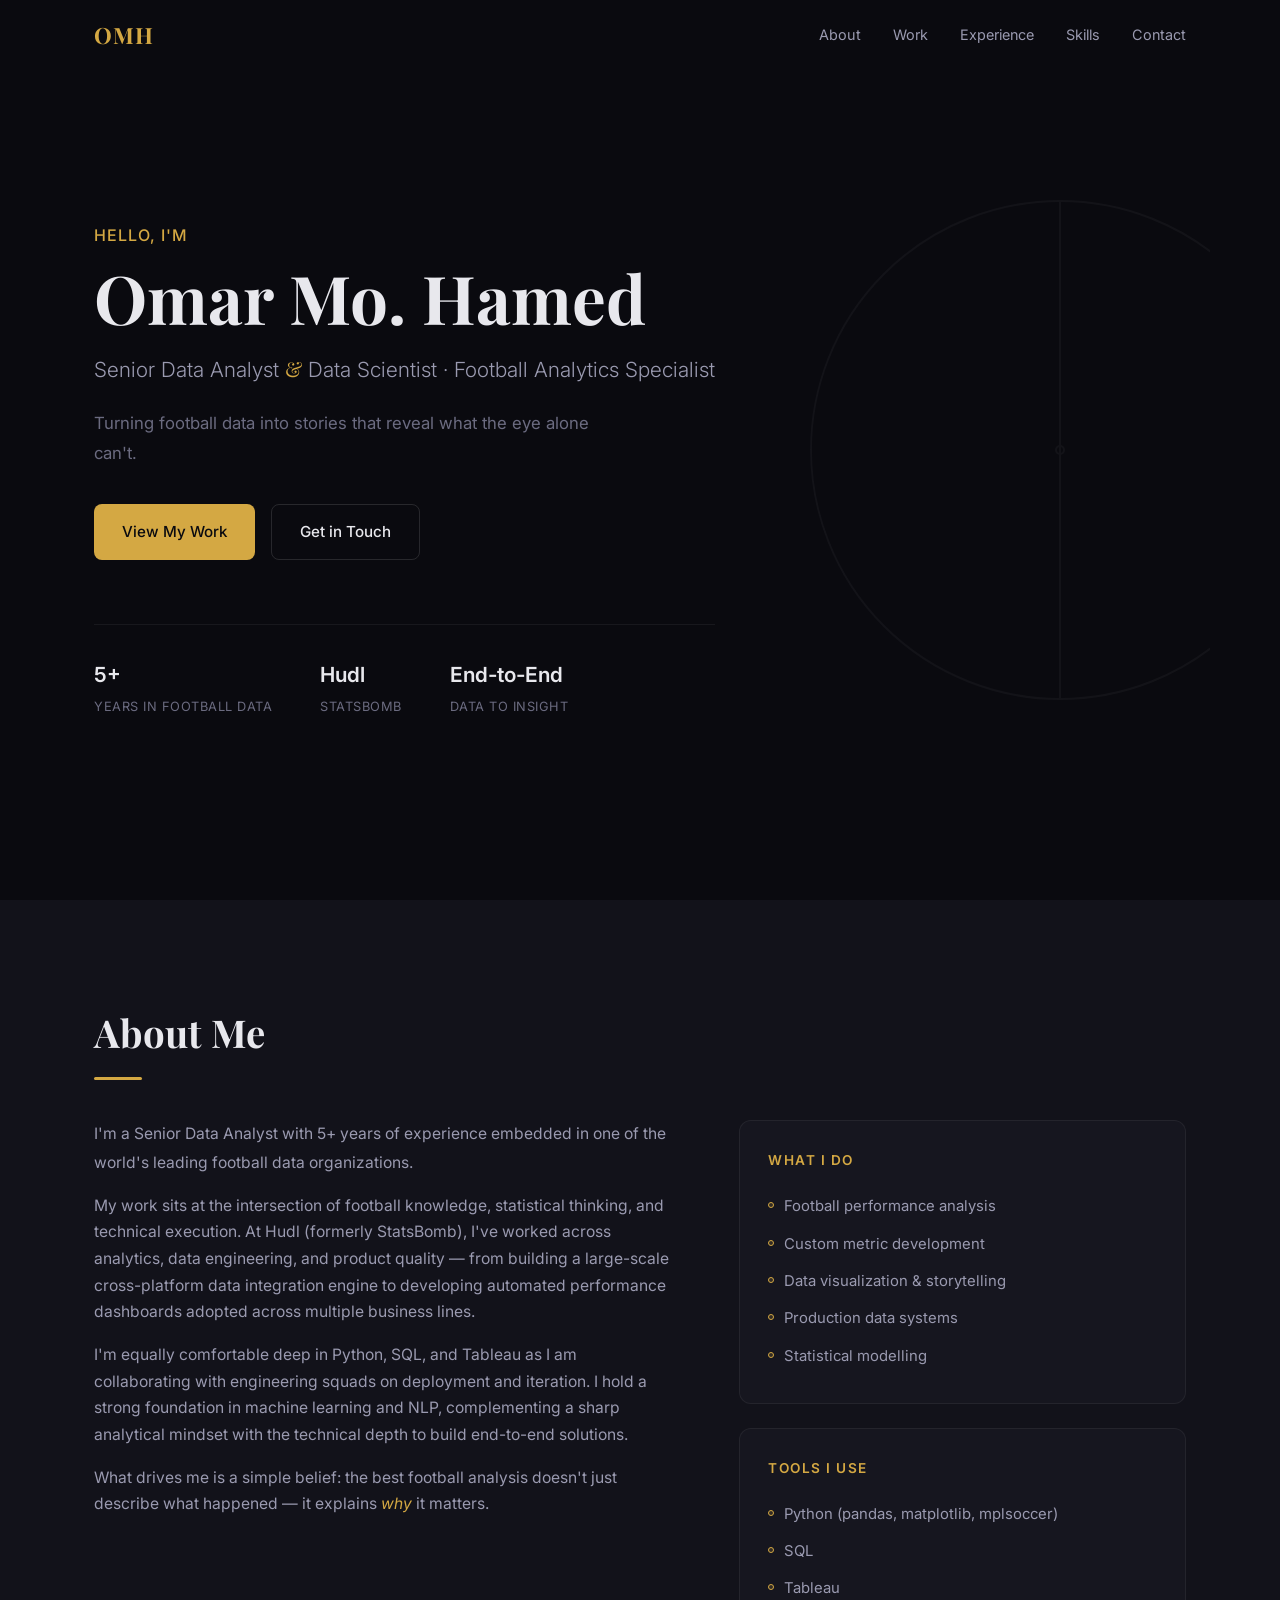
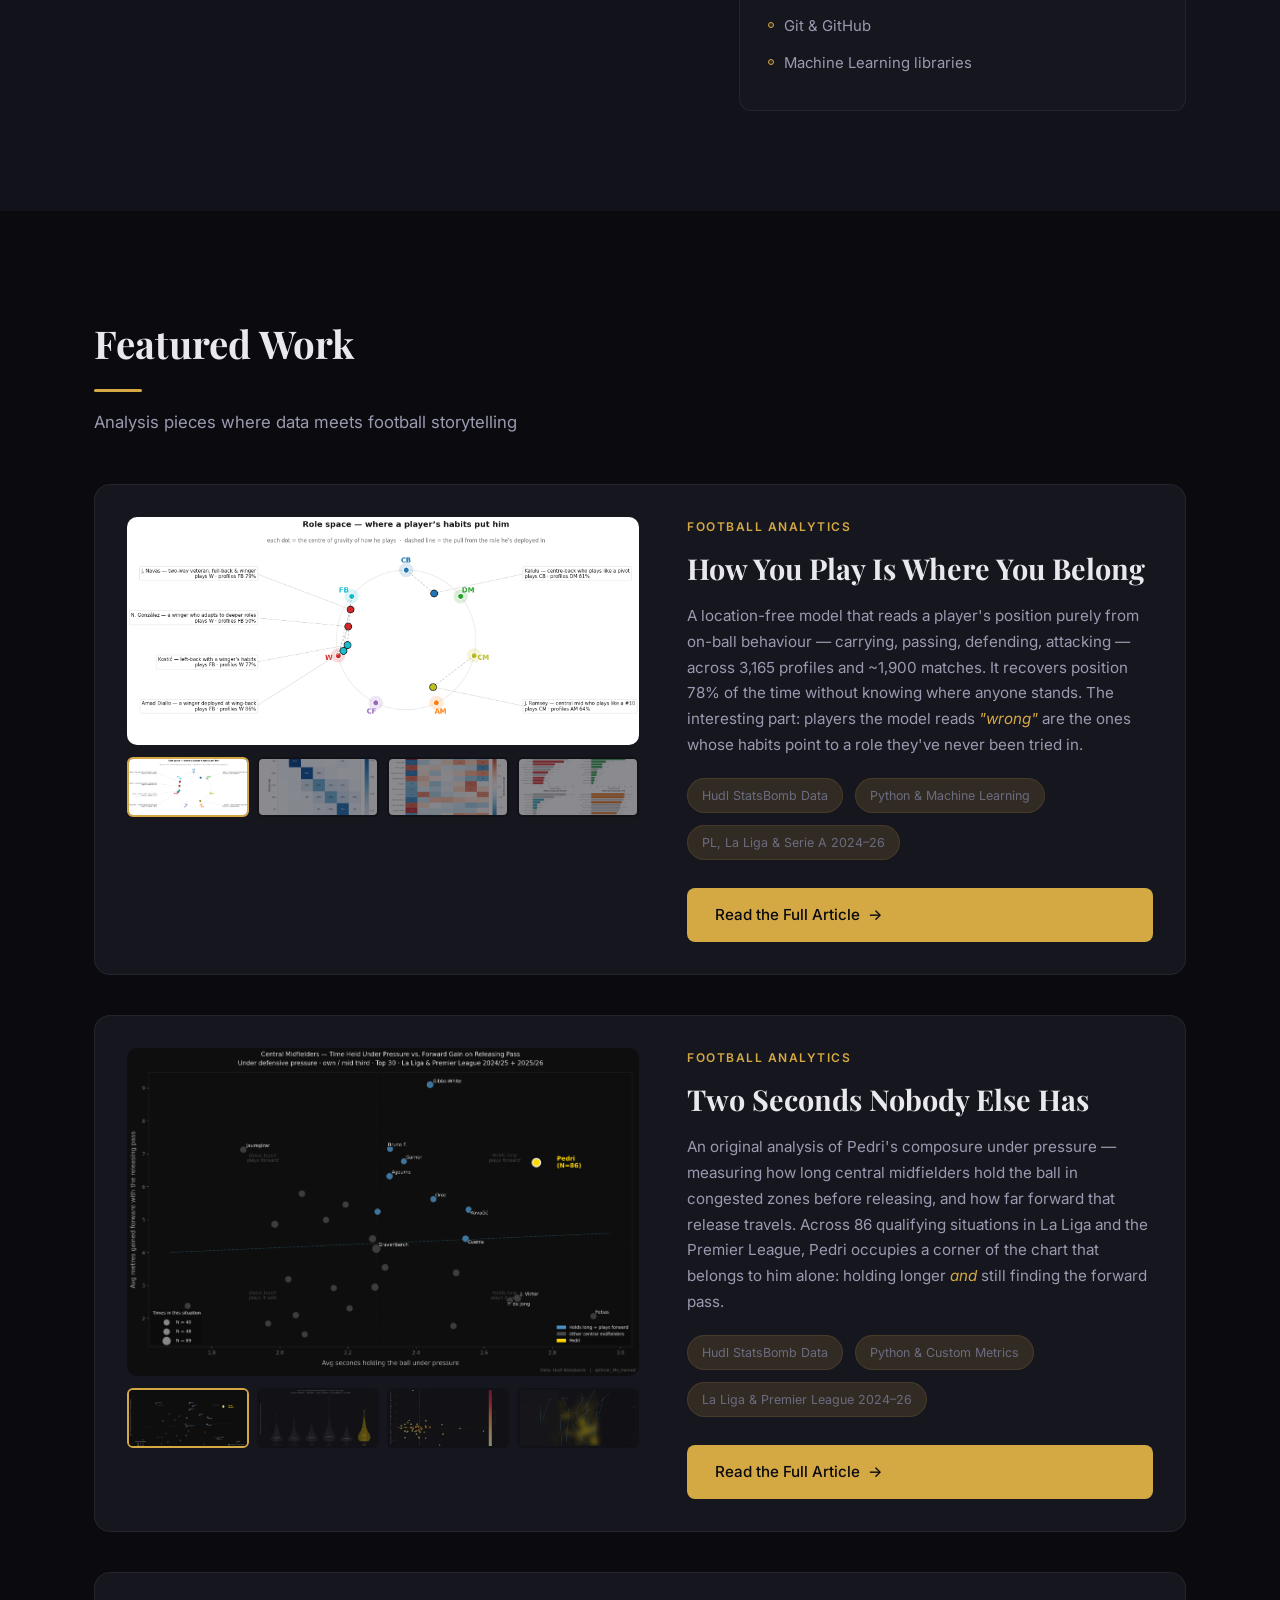
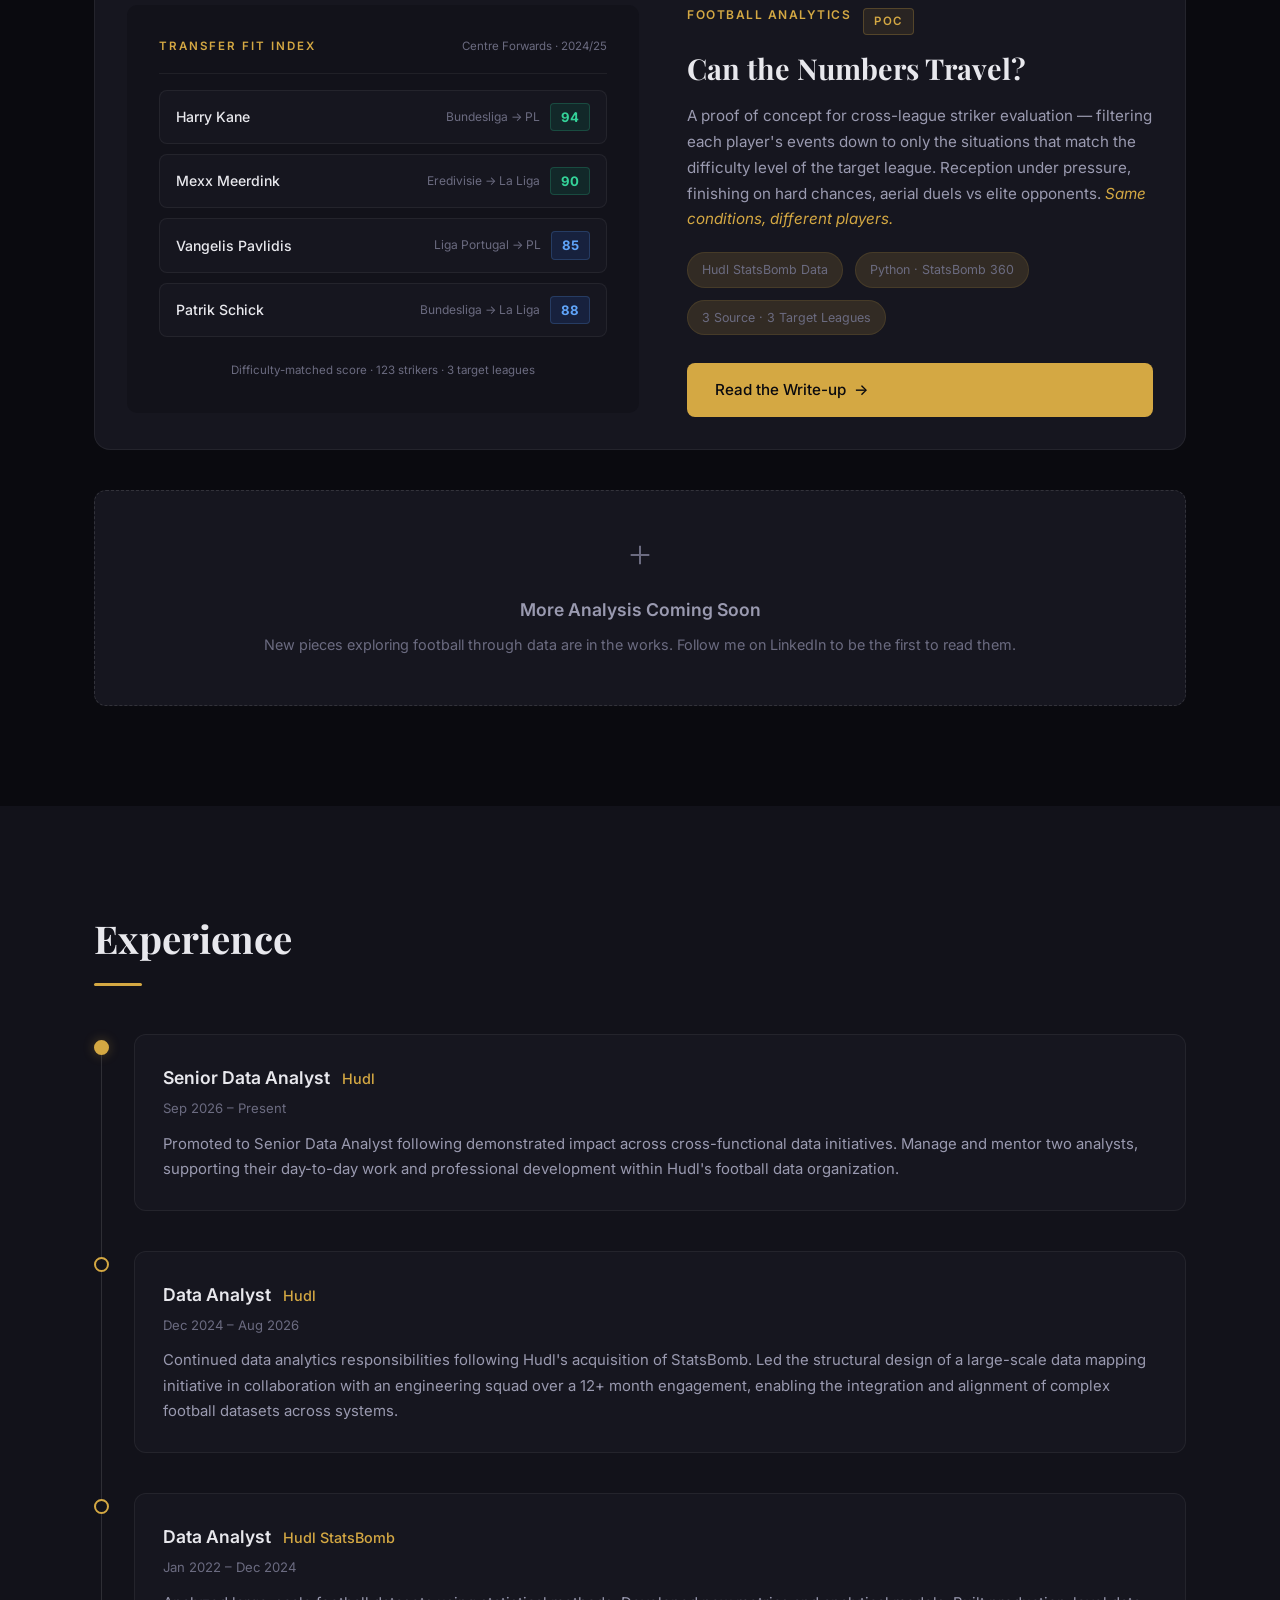
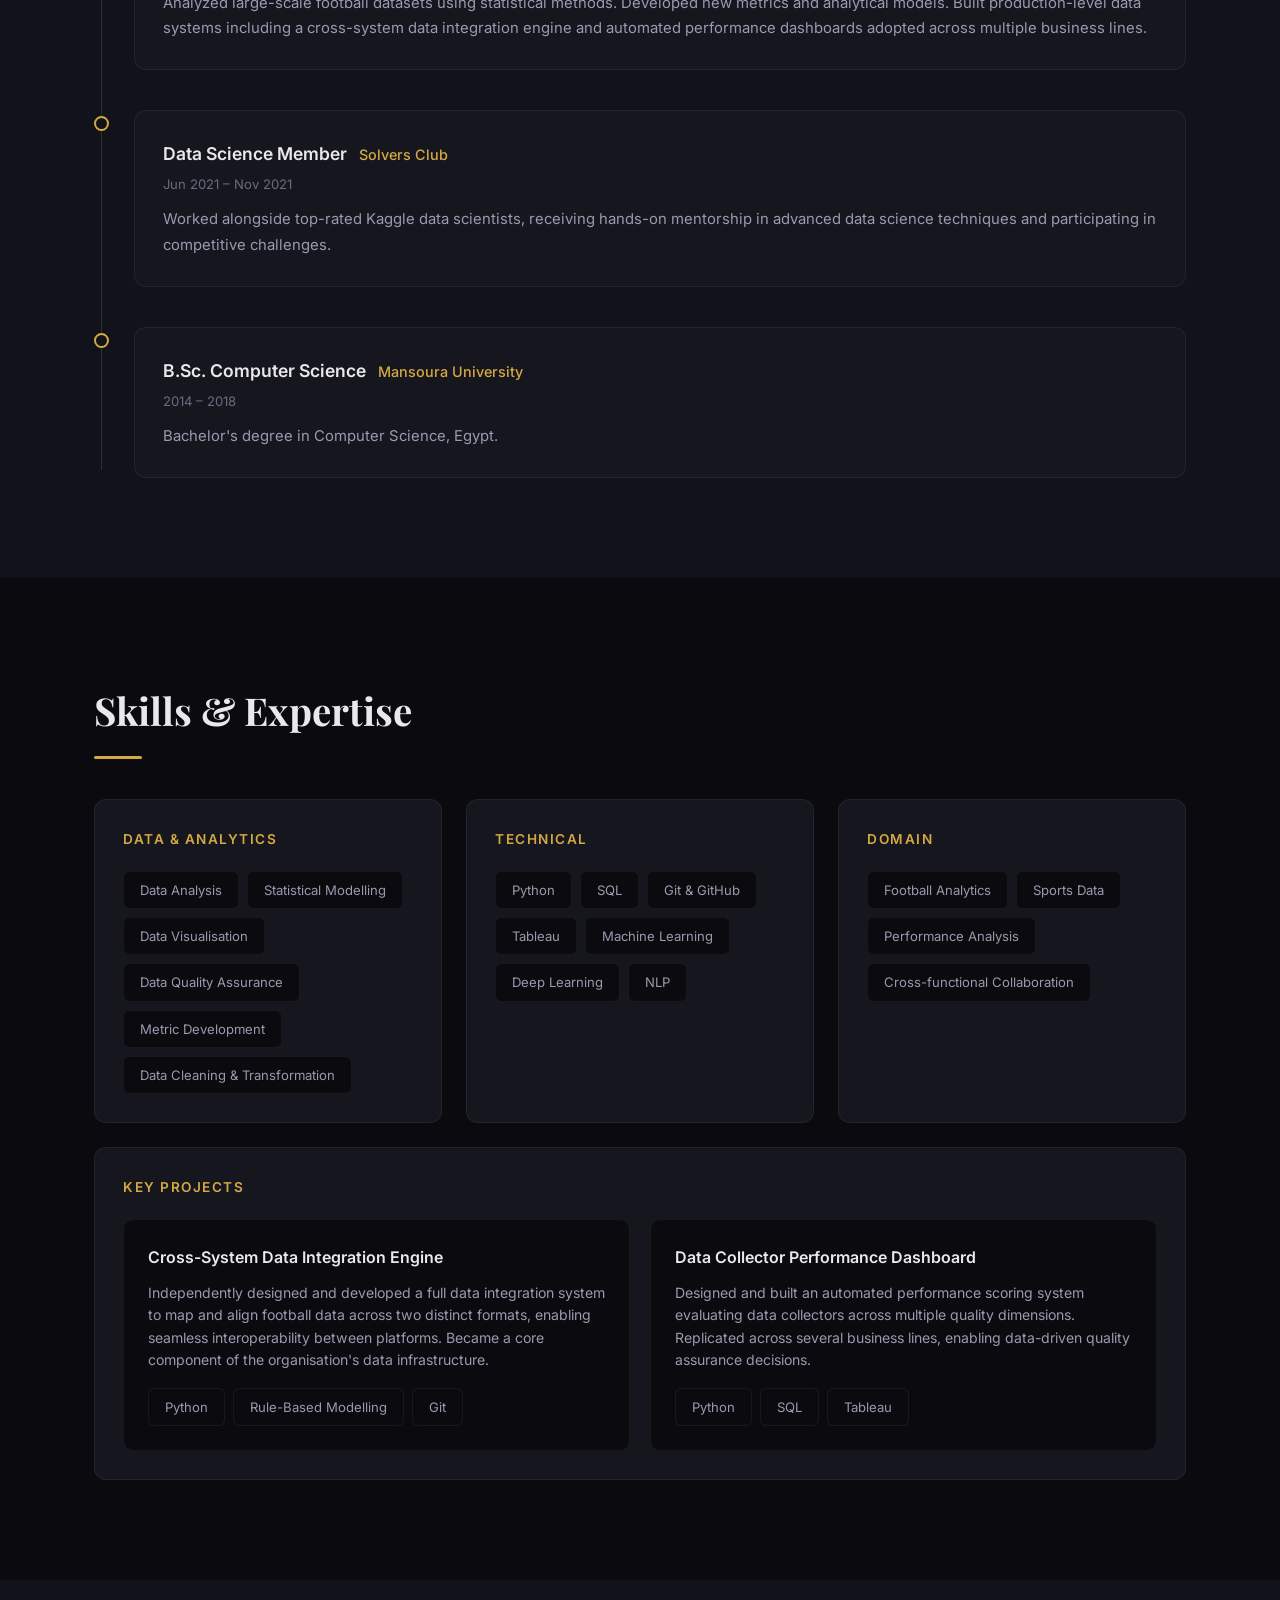
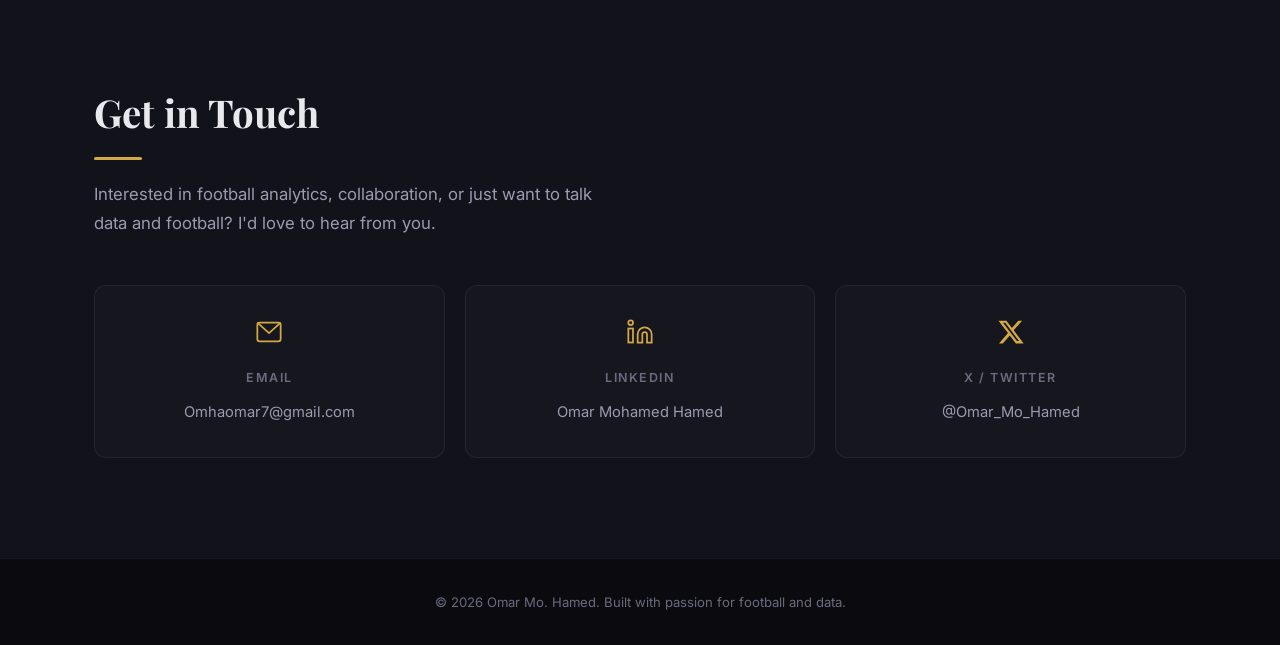
<file: index.html>
<!DOCTYPE html>
<html lang="en">
<head>
    <meta charset="UTF-8">
    <meta name="viewport" content="width=device-width, initial-scale=1.0">
    <title>Omar Mo. Hamed — Senior Football Data Analyst</title>
    <meta name="description" content="Senior Data Analyst specializing in football analytics. 5+ years at Hudl & StatsBomb. Turning football data into stories that reveal what the eye alone can't.">
    <link rel="preconnect" href="https://fonts.googleapis.com">
    <link rel="preconnect" href="https://fonts.gstatic.com" crossorigin>
    <link href="https://fonts.googleapis.com/css2?family=Inter:wght@300;400;500;600;700&family=Playfair+Display:wght@700&display=swap" rel="stylesheet">
    <link rel="stylesheet" href="css/style.css">
</head>
<body>

    <!-- Navigation -->
    <nav class="nav" id="nav">
        <div class="nav-inner">
            <a href="#hero" class="nav-logo">OMH</a>
            <button class="nav-toggle" id="navToggle" aria-label="Toggle menu">
                <span></span>
                <span></span>
                <span></span>
            </button>
            <ul class="nav-links" id="navLinks">
                <li><a href="#about">About</a></li>
                <li><a href="#work">Work</a></li>
                <li><a href="#experience">Experience</a></li>
                <li><a href="#skills">Skills</a></li>
                <li><a href="#contact">Contact</a></li>
            </ul>
        </div>
    </nav>

    <!-- Hero Section -->
    <section class="hero" id="hero">
        <div class="hero-content">
            <p class="hero-greeting">Hello, I'm</p>
            <h1 class="hero-name">Omar Mo. Hamed</h1>
            <p class="hero-title">Senior Data Analyst <span class="accent">&</span> Data Scientist · Football Analytics Specialist</p>
            <p class="hero-subtitle">Turning football data into stories that reveal what the eye alone can't.</p>
            <div class="hero-cta">
                <a href="#work" class="btn btn-primary">View My Work</a>
                <a href="#contact" class="btn btn-outline">Get in Touch</a>
            </div>
            <div class="hero-stats">
                <div class="stat">
                    <span class="stat-number">5+</span>
                    <span class="stat-label">Years in Football Data</span>
                </div>
                <div class="stat">
                    <span class="stat-number">Hudl</span>
                    <span class="stat-label">StatsBomb</span>
                </div>
                <div class="stat">
                    <span class="stat-number">End-to-End</span>
                    <span class="stat-label">Data to Insight</span>
                </div>
            </div>
        </div>
        <div class="hero-visual">
            <div class="hero-pitch-lines"></div>
        </div>
    </section>

    <!-- About Section -->
    <section class="section about" id="about">
        <div class="container">
            <h2 class="section-title">About Me</h2>
            <div class="about-grid">
                <div class="about-text">
                    <p class="about-lead">I'm a Senior Data Analyst with 5+ years of experience embedded in one of the world's leading football data organizations.</p>
                    <p>My work sits at the intersection of football knowledge, statistical thinking, and technical execution. At Hudl (formerly StatsBomb), I've worked across analytics, data engineering, and product quality — from building a large-scale cross-platform data integration engine to developing automated performance dashboards adopted across multiple business lines.</p>
                    <p>I'm equally comfortable deep in Python, SQL, and Tableau as I am collaborating with engineering squads on deployment and iteration. I hold a strong foundation in machine learning and NLP, complementing a sharp analytical mindset with the technical depth to build end-to-end solutions.</p>
                    <p>What drives me is a simple belief: the best football analysis doesn't just describe what happened — it explains <em>why</em> it matters.</p>
                </div>
                <div class="about-details">
                    <div class="detail-card">
                        <h3>What I Do</h3>
                        <ul>
                            <li>Football performance analysis</li>
                            <li>Custom metric development</li>
                            <li>Data visualization & storytelling</li>
                            <li>Production data systems</li>
                            <li>Statistical modelling</li>
                        </ul>
                    </div>
                    <div class="detail-card">
                        <h3>Tools I Use</h3>
                        <ul>
                            <li>Python (pandas, matplotlib, mplsoccer)</li>
                            <li>SQL</li>
                            <li>Tableau</li>
                            <li>Git & GitHub</li>
                            <li>Machine Learning libraries</li>
                        </ul>
                    </div>
                </div>
            </div>
        </div>
    </section>

    <!-- Work Section -->
    <section class="section work" id="work">
        <div class="container">
            <h2 class="section-title">Featured Work</h2>
            <p class="section-subtitle">Analysis pieces where data meets football storytelling</p>

            <!-- Article: How You Play Is Where You Belong -->
            <article class="work-card work-card-featured">
                <div class="work-card-visual">
                    <div class="work-gallery">
                        <div class="work-gallery-main">
                            <img src="images/rolespace.png" alt="Role space map showing where a player's habits place him among seven positional archetypes" loading="lazy">
                        </div>
                        <div class="work-gallery-thumbs">
                            <button class="thumb active" data-img="images/rolespace.png" aria-label="View role space map">
                                <img src="images/rolespace.png" alt="Role space map thumbnail">
                            </button>
                            <button class="thumb" data-img="images/confusion-matrix.png" aria-label="View confusion matrix">
                                <img src="images/confusion-matrix.png" alt="Confusion matrix thumbnail">
                            </button>
                            <button class="thumb" data-img="images/signature-heatmap.png" aria-label="View behavioural signature heatmap">
                                <img src="images/signature-heatmap.png" alt="Signature heatmap thumbnail">
                            </button>
                            <button class="thumb" data-img="images/repositioning.png" aria-label="View repositioning shortlists">
                                <img src="images/repositioning.png" alt="Repositioning shortlists thumbnail">
                            </button>
                        </div>
                    </div>
                </div>
                <div class="work-card-content">
                    <span class="work-tag">Football Analytics</span>
                    <h3 class="work-title">How You Play Is Where You Belong</h3>
                    <p class="work-description">A location-free model that reads a player's position purely from on-ball behaviour — carrying, passing, defending, attacking — across 3,165 profiles and ~1,900 matches. It recovers position 78% of the time without knowing where anyone stands. The interesting part: players the model reads <em>"wrong"</em> are the ones whose habits point to a role they've never been tried in.</p>
                    <div class="work-meta">
                        <span>Hudl StatsBomb Data</span>
                        <span>Python & Machine Learning</span>
                        <span>PL, La Liga & Serie A 2024–26</span>
                    </div>
                    <a href="https://omar-mo-hamed.medium.com/how-you-play-is-where-you-belong-3efe0c8f8f46" target="_blank" rel="noopener" class="btn btn-primary">Read the Full Article <span class="arrow">&rarr;</span></a>
                </div>
            </article>

            <!-- Article: Two Seconds Nobody Else Has -->
            <article class="work-card work-card-featured">
                <div class="work-card-visual">
                    <div class="work-gallery">
                        <div class="work-gallery-main">
                            <img src="images/scatter-plot.png" alt="Hold Time vs Forward Gain scatter plot showing Pedri as an outlier among top central midfielders" loading="lazy">
                        </div>
                        <div class="work-gallery-thumbs">
                            <button class="thumb active" data-img="images/scatter-plot.png" aria-label="View scatter plot">
                                <img src="images/scatter-plot.png" alt="Scatter plot thumbnail">
                            </button>
                            <button class="thumb" data-img="images/violin-chart.png" aria-label="View violin chart">
                                <img src="images/violin-chart.png" alt="Violin chart thumbnail">
                            </button>
                            <button class="thumb" data-img="images/consistency-chart.png" aria-label="View consistency chart">
                                <img src="images/consistency-chart.png" alt="Consistency chart thumbnail">
                            </button>
                            <button class="thumb" data-img="images/pitch-map.png" aria-label="View pitch map">
                                <img src="images/pitch-map.png" alt="Pitch map thumbnail">
                            </button>
                        </div>
                    </div>
                </div>
                <div class="work-card-content">
                    <span class="work-tag">Football Analytics</span>
                    <h3 class="work-title">Two Seconds Nobody Else Has</h3>
                    <p class="work-description">An original analysis of Pedri's composure under pressure — measuring how long central midfielders hold the ball in congested zones before releasing, and how far forward that release travels. Across 86 qualifying situations in La Liga and the Premier League, Pedri occupies a corner of the chart that belongs to him alone: holding longer <em>and</em> still finding the forward pass.</p>
                    <div class="work-meta">
                        <span>Hudl StatsBomb Data</span>
                        <span>Python & Custom Metrics</span>
                        <span>La Liga & Premier League 2024–26</span>
                    </div>
                    <a href="https://www.linkedin.com/pulse/two-seconds-nobody-else-has-omar-mohamed-hamed-5ftsf" target="_blank" rel="noopener" class="btn btn-primary">Read the Full Article <span class="arrow">&rarr;</span></a>
                </div>
            </article>

            <article class="work-card-featured">
                <div class="work-card-visual">
                    <div style="background: var(--bg-secondary); border-radius: 10px; padding: 32px; display: flex; flex-direction: column; gap: 16px;">
                        <div style="display: flex; justify-content: space-between; align-items: center; padding-bottom: 16px; border-bottom: 1px solid var(--border);">
                            <span style="font-size: 0.72rem; text-transform: uppercase; letter-spacing: 2px; color: var(--accent); font-weight: 600;">Transfer Fit Index</span>
                            <span style="font-size: 0.72rem; color: var(--text-muted);">Centre Forwards · 2024/25</span>
                        </div>
                        <div style="display: flex; flex-direction: column; gap: 10px;">
                            <div style="display: flex; align-items: center; justify-content: space-between; background: var(--bg-card); border-radius: 8px; padding: 12px 16px; border: 1px solid var(--border);">
                                <span style="font-size: 0.88rem; color: var(--text-primary); font-weight: 500;">Harry Kane</span>
                                <div style="display: flex; align-items: center; gap: 10px;">
                                    <span style="font-size: 0.75rem; color: var(--text-muted);">Bundesliga → PL</span>
                                    <span style="background: rgba(5,150,105,0.15); color: #34d399; border: 1px solid rgba(52,211,153,0.2); font-size: 0.82rem; font-weight: 700; padding: 2px 10px; border-radius: 4px;">94</span>
                                </div>
                            </div>
                            <div style="display: flex; align-items: center; justify-content: space-between; background: var(--bg-card); border-radius: 8px; padding: 12px 16px; border: 1px solid var(--border);">
                                <span style="font-size: 0.88rem; color: var(--text-primary); font-weight: 500;">Mexx Meerdink</span>
                                <div style="display: flex; align-items: center; gap: 10px;">
                                    <span style="font-size: 0.75rem; color: var(--text-muted);">Eredivisie → La Liga</span>
                                    <span style="background: rgba(5,150,105,0.15); color: #34d399; border: 1px solid rgba(52,211,153,0.2); font-size: 0.82rem; font-weight: 700; padding: 2px 10px; border-radius: 4px;">90</span>
                                </div>
                            </div>
                            <div style="display: flex; align-items: center; justify-content: space-between; background: var(--bg-card); border-radius: 8px; padding: 12px 16px; border: 1px solid var(--border);">
                                <span style="font-size: 0.88rem; color: var(--text-primary); font-weight: 500;">Vangelis Pavlidis</span>
                                <div style="display: flex; align-items: center; gap: 10px;">
                                    <span style="font-size: 0.75rem; color: var(--text-muted);">Liga Portugal → PL</span>
                                    <span style="background: rgba(37,99,235,0.15); color: #60a5fa; border: 1px solid rgba(96,165,250,0.2); font-size: 0.82rem; font-weight: 700; padding: 2px 10px; border-radius: 4px;">85</span>
                                </div>
                            </div>
                            <div style="display: flex; align-items: center; justify-content: space-between; background: var(--bg-card); border-radius: 8px; padding: 12px 16px; border: 1px solid var(--border);">
                                <span style="font-size: 0.88rem; color: var(--text-primary); font-weight: 500;">Patrik Schick</span>
                                <div style="display: flex; align-items: center; gap: 10px;">
                                    <span style="font-size: 0.75rem; color: var(--text-muted);">Bundesliga → La Liga</span>
                                    <span style="background: rgba(37,99,235,0.15); color: #60a5fa; border: 1px solid rgba(96,165,250,0.2); font-size: 0.82rem; font-weight: 700; padding: 2px 10px; border-radius: 4px;">88</span>
                                </div>
                            </div>
                        </div>
                        <div style="font-size: 0.72rem; color: var(--text-muted); text-align: center; padding-top: 8px;">
                            Difficulty-matched score · 123 strikers · 3 target leagues
                        </div>
                    </div>
                </div>
                <div class="work-card-content">
                    <div style="display: flex; align-items: center; gap: 12px; margin-bottom: 12px;">
                        <span class="work-tag">Football Analytics</span>
                        <span style="font-size: 0.72rem; background: rgba(212,168,67,0.1); border: 1px solid rgba(212,168,67,0.25); color: var(--accent); padding: 3px 10px; border-radius: 4px; letter-spacing: 1.5px; font-weight: 600;">POC</span>
                    </div>
                    <h3 class="work-title">Can the Numbers Travel?</h3>
                    <p class="work-description">A proof of concept for cross-league striker evaluation — filtering each player's events down to only the situations that match the difficulty level of the target league. Reception under pressure, finishing on hard chances, aerial duels vs elite opponents. <em>Same conditions, different players.</em></p>
                    <div class="work-meta">
                        <span>Hudl StatsBomb Data</span>
                        <span>Python · StatsBomb 360</span>
                        <span>3 Source · 3 Target Leagues</span>
                    </div>
                    <a href="transfer-fit.html" class="btn btn-primary">Read the Write-up <span class="arrow">&rarr;</span></a>
                </div>
            </article>

            <div class="work-upcoming">
                <div class="upcoming-card">
                    <div class="upcoming-icon">
                        <svg viewBox="0 0 24 24" fill="none" stroke="currentColor" stroke-width="1.5" width="32" height="32">
                            <path d="M12 5v14M5 12h14"/>
                        </svg>
                    </div>
                    <h3>More Analysis Coming Soon</h3>
                    <p>New pieces exploring football through data are in the works. Follow me on LinkedIn to be the first to read them.</p>
                </div>
            </div>
        </div>
    </section>

    <!-- Experience Section -->
    <section class="section experience" id="experience">
        <div class="container">
            <h2 class="section-title">Experience</h2>
            <div class="timeline">
                <div class="timeline-item">
                    <div class="timeline-marker"></div>
                    <div class="timeline-content">
                        <div class="timeline-header">
                            <h3>Senior Data Analyst</h3>
                            <span class="timeline-company">Hudl</span>
                        </div>
                        <span class="timeline-date">Sep 2026 – Present</span>
                        <p>Promoted to Senior Data Analyst following demonstrated impact across cross-functional data initiatives. Manage and mentor two analysts, supporting their day-to-day work and professional development within Hudl's football data organization.</p>
                    </div>
                </div>
                <div class="timeline-item">
                    <div class="timeline-marker"></div>
                    <div class="timeline-content">
                        <div class="timeline-header">
                            <h3>Data Analyst</h3>
                            <span class="timeline-company">Hudl</span>
                        </div>
                        <span class="timeline-date">Dec 2024 – Aug 2026</span>
                        <p>Continued data analytics responsibilities following Hudl's acquisition of StatsBomb. Led the structural design of a large-scale data mapping initiative in collaboration with an engineering squad over a 12+ month engagement, enabling the integration and alignment of complex football datasets across systems.</p>
                    </div>
                </div>
                <div class="timeline-item">
                    <div class="timeline-marker"></div>
                    <div class="timeline-content">
                        <div class="timeline-header">
                            <h3>Data Analyst</h3>
                            <span class="timeline-company">Hudl StatsBomb</span>
                        </div>
                        <span class="timeline-date">Jan 2022 – Dec 2024</span>
                        <p>Analyzed large-scale football datasets using statistical methods. Developed new metrics and analytical models. Built production-level data systems including a cross-system data integration engine and automated performance dashboards adopted across multiple business lines.</p>
                    </div>
                </div>
                <div class="timeline-item">
                    <div class="timeline-marker"></div>
                    <div class="timeline-content">
                        <div class="timeline-header">
                            <h3>Data Science Member</h3>
                            <span class="timeline-company">Solvers Club</span>
                        </div>
                        <span class="timeline-date">Jun 2021 – Nov 2021</span>
                        <p>Worked alongside top-rated Kaggle data scientists, receiving hands-on mentorship in advanced data science techniques and participating in competitive challenges.</p>
                    </div>
                </div>
                <div class="timeline-item">
                    <div class="timeline-marker"></div>
                    <div class="timeline-content">
                        <div class="timeline-header">
                            <h3>B.Sc. Computer Science</h3>
                            <span class="timeline-company">Mansoura University</span>
                        </div>
                        <span class="timeline-date">2014 – 2018</span>
                        <p>Bachelor's degree in Computer Science, Egypt.</p>
                    </div>
                </div>
            </div>
        </div>
    </section>

    <!-- Skills Section -->
    <section class="section skills" id="skills">
        <div class="container">
            <h2 class="section-title">Skills & Expertise</h2>
            <div class="skills-grid">
                <div class="skill-category">
                    <h3>Data & Analytics</h3>
                    <div class="skill-tags">
                        <span class="skill-tag">Data Analysis</span>
                        <span class="skill-tag">Statistical Modelling</span>
                        <span class="skill-tag">Data Visualisation</span>
                        <span class="skill-tag">Data Quality Assurance</span>
                        <span class="skill-tag">Metric Development</span>
                        <span class="skill-tag">Data Cleaning & Transformation</span>
                    </div>
                </div>
                <div class="skill-category">
                    <h3>Technical</h3>
                    <div class="skill-tags">
                        <span class="skill-tag">Python</span>
                        <span class="skill-tag">SQL</span>
                        <span class="skill-tag">Git & GitHub</span>
                        <span class="skill-tag">Tableau</span>
                        <span class="skill-tag">Machine Learning</span>
                        <span class="skill-tag">Deep Learning</span>
                        <span class="skill-tag">NLP</span>
                    </div>
                </div>
                <div class="skill-category">
                    <h3>Domain</h3>
                    <div class="skill-tags">
                        <span class="skill-tag">Football Analytics</span>
                        <span class="skill-tag">Sports Data</span>
                        <span class="skill-tag">Performance Analysis</span>
                        <span class="skill-tag">Cross-functional Collaboration</span>
                    </div>
                </div>
                <div class="skill-category">
                    <h3>Key Projects</h3>
                    <div class="project-cards">
                        <div class="project-card">
                            <h4>Cross-System Data Integration Engine</h4>
                            <p>Independently designed and developed a full data integration system to map and align football data across two distinct formats, enabling seamless interoperability between platforms. Became a core component of the organisation's data infrastructure.</p>
                            <div class="skill-tags">
                                <span class="skill-tag">Python</span>
                                <span class="skill-tag">Rule-Based Modelling</span>
                                <span class="skill-tag">Git</span>
                            </div>
                        </div>
                        <div class="project-card">
                            <h4>Data Collector Performance Dashboard</h4>
                            <p>Designed and built an automated performance scoring system evaluating data collectors across multiple quality dimensions. Replicated across several business lines, enabling data-driven quality assurance decisions.</p>
                            <div class="skill-tags">
                                <span class="skill-tag">Python</span>
                                <span class="skill-tag">SQL</span>
                                <span class="skill-tag">Tableau</span>
                            </div>
                        </div>
                    </div>
                </div>
            </div>
        </div>
    </section>

    <!-- Contact Section -->
    <section class="section contact" id="contact">
        <div class="container">
            <h2 class="section-title">Get in Touch</h2>
            <p class="contact-text">Interested in football analytics, collaboration, or just want to talk data and football? I'd love to hear from you.</p>
            <div class="contact-links">
                <a href="mailto:Omhaomar7@gmail.com" class="contact-card">
                    <div class="contact-icon">
                        <svg viewBox="0 0 24 24" fill="none" stroke="currentColor" stroke-width="1.5" width="28" height="28">
                            <rect x="2" y="4" width="20" height="16" rx="2"/>
                            <path d="M22 4L12 13 2 4"/>
                        </svg>
                    </div>
                    <span class="contact-label">Email</span>
                    <span class="contact-value">Omhaomar7@gmail.com</span>
                </a>
                <a href="https://www.linkedin.com/in/omar-mohamed-hamed/" target="_blank" rel="noopener" class="contact-card">
                    <div class="contact-icon">
                        <svg viewBox="0 0 24 24" fill="none" stroke="currentColor" stroke-width="1.5" width="28" height="28">
                            <path d="M16 8a6 6 0 0 1 6 6v7h-4v-7a2 2 0 0 0-2-2 2 2 0 0 0-2 2v7h-4v-7a6 6 0 0 1 6-6z"/>
                            <rect x="2" y="9" width="4" height="12"/>
                            <circle cx="4" cy="4" r="2"/>
                        </svg>
                    </div>
                    <span class="contact-label">LinkedIn</span>
                    <span class="contact-value">Omar Mohamed Hamed</span>
                </a>
                <a href="https://x.com/Omar_Mo_Hamed" target="_blank" rel="noopener" class="contact-card">
                    <div class="contact-icon">
                        <svg viewBox="0 0 24 24" fill="currentColor" width="28" height="28">
                            <path d="M18.244 2.25h3.308l-7.227 8.26 8.502 11.24H16.17l-5.214-6.817L4.99 21.75H1.68l7.73-8.835L1.254 2.25H8.08l4.713 6.231zm-1.161 17.52h1.833L7.084 4.126H5.117z"/>
                        </svg>
                    </div>
                    <span class="contact-label">X / Twitter</span>
                    <span class="contact-value">@Omar_Mo_Hamed</span>
                </a>
            </div>
        </div>
    </section>

    <!-- Footer -->
    <footer class="footer">
        <div class="container">
            <p>&copy; 2026 Omar Mo. Hamed. Built with passion for football and data.</p>
        </div>
    </footer>

    <script src="js/main.js"></script>
</body>
</html>
</file>
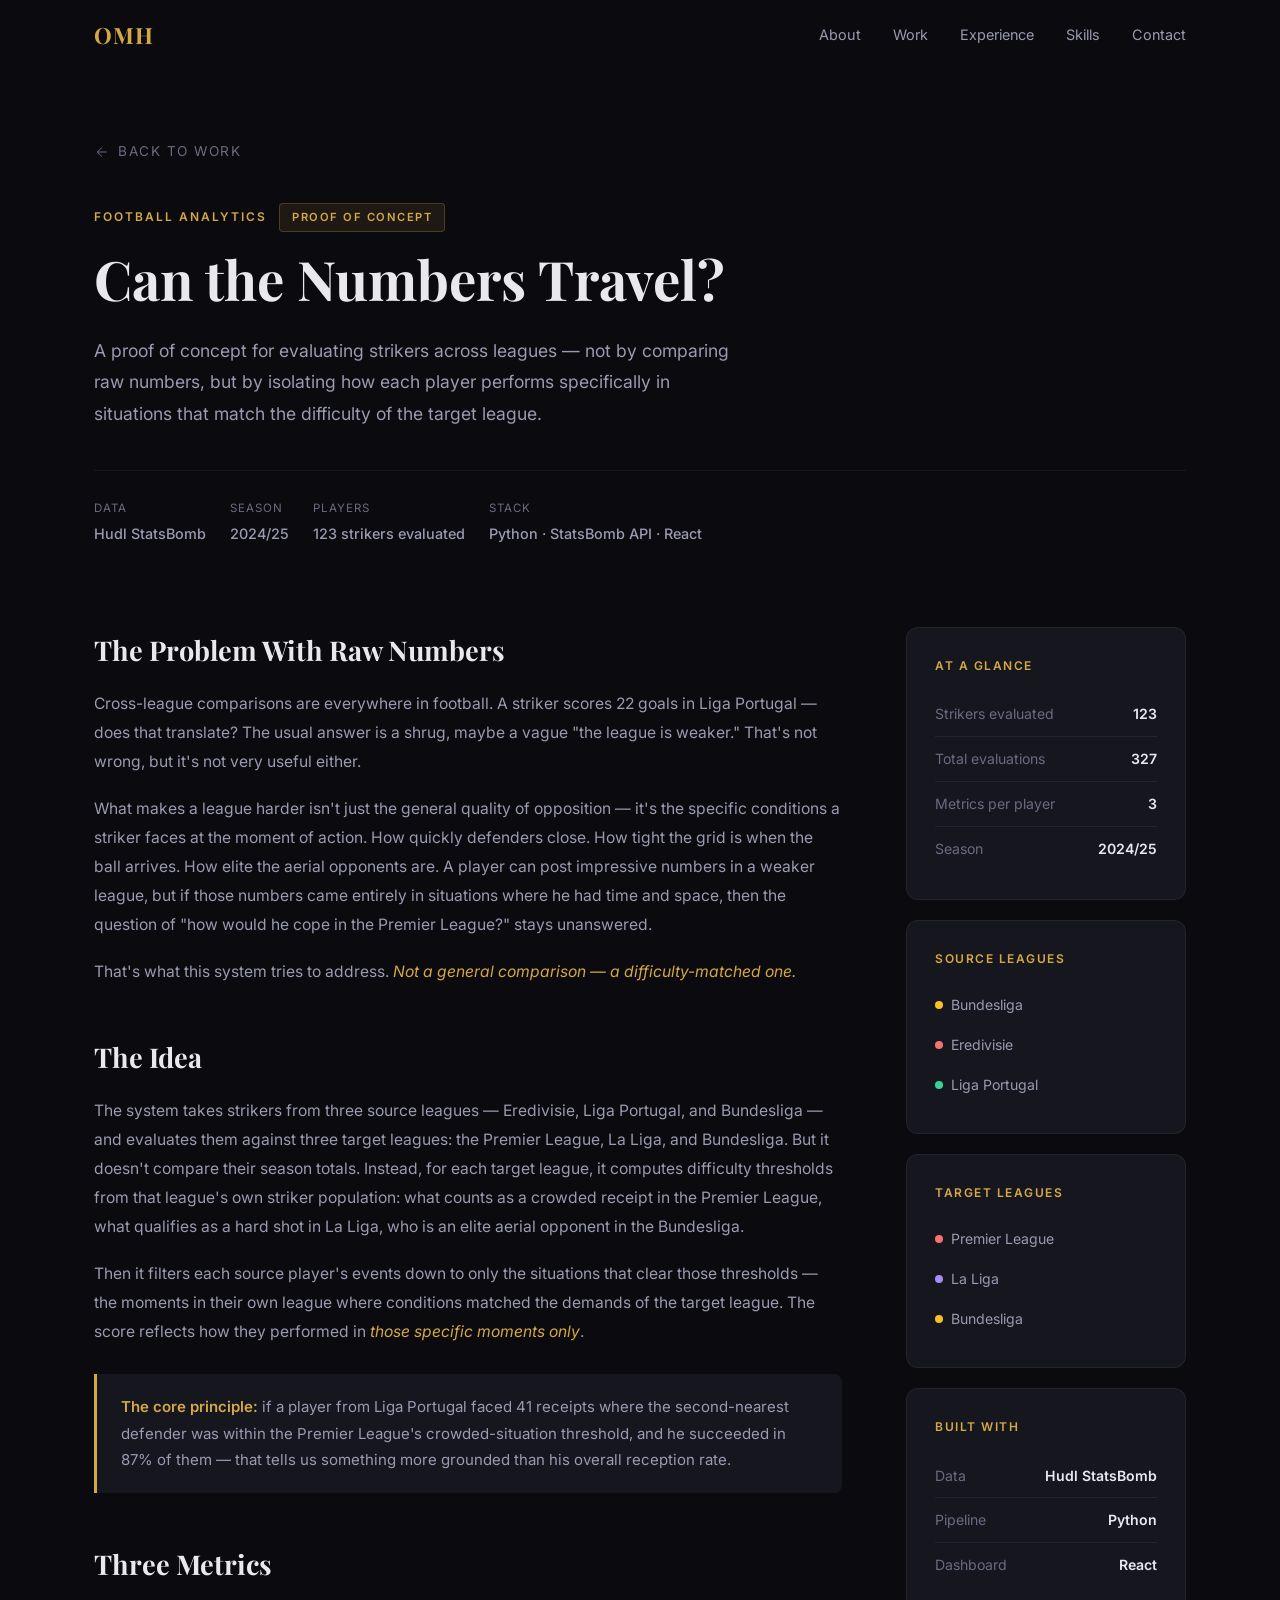
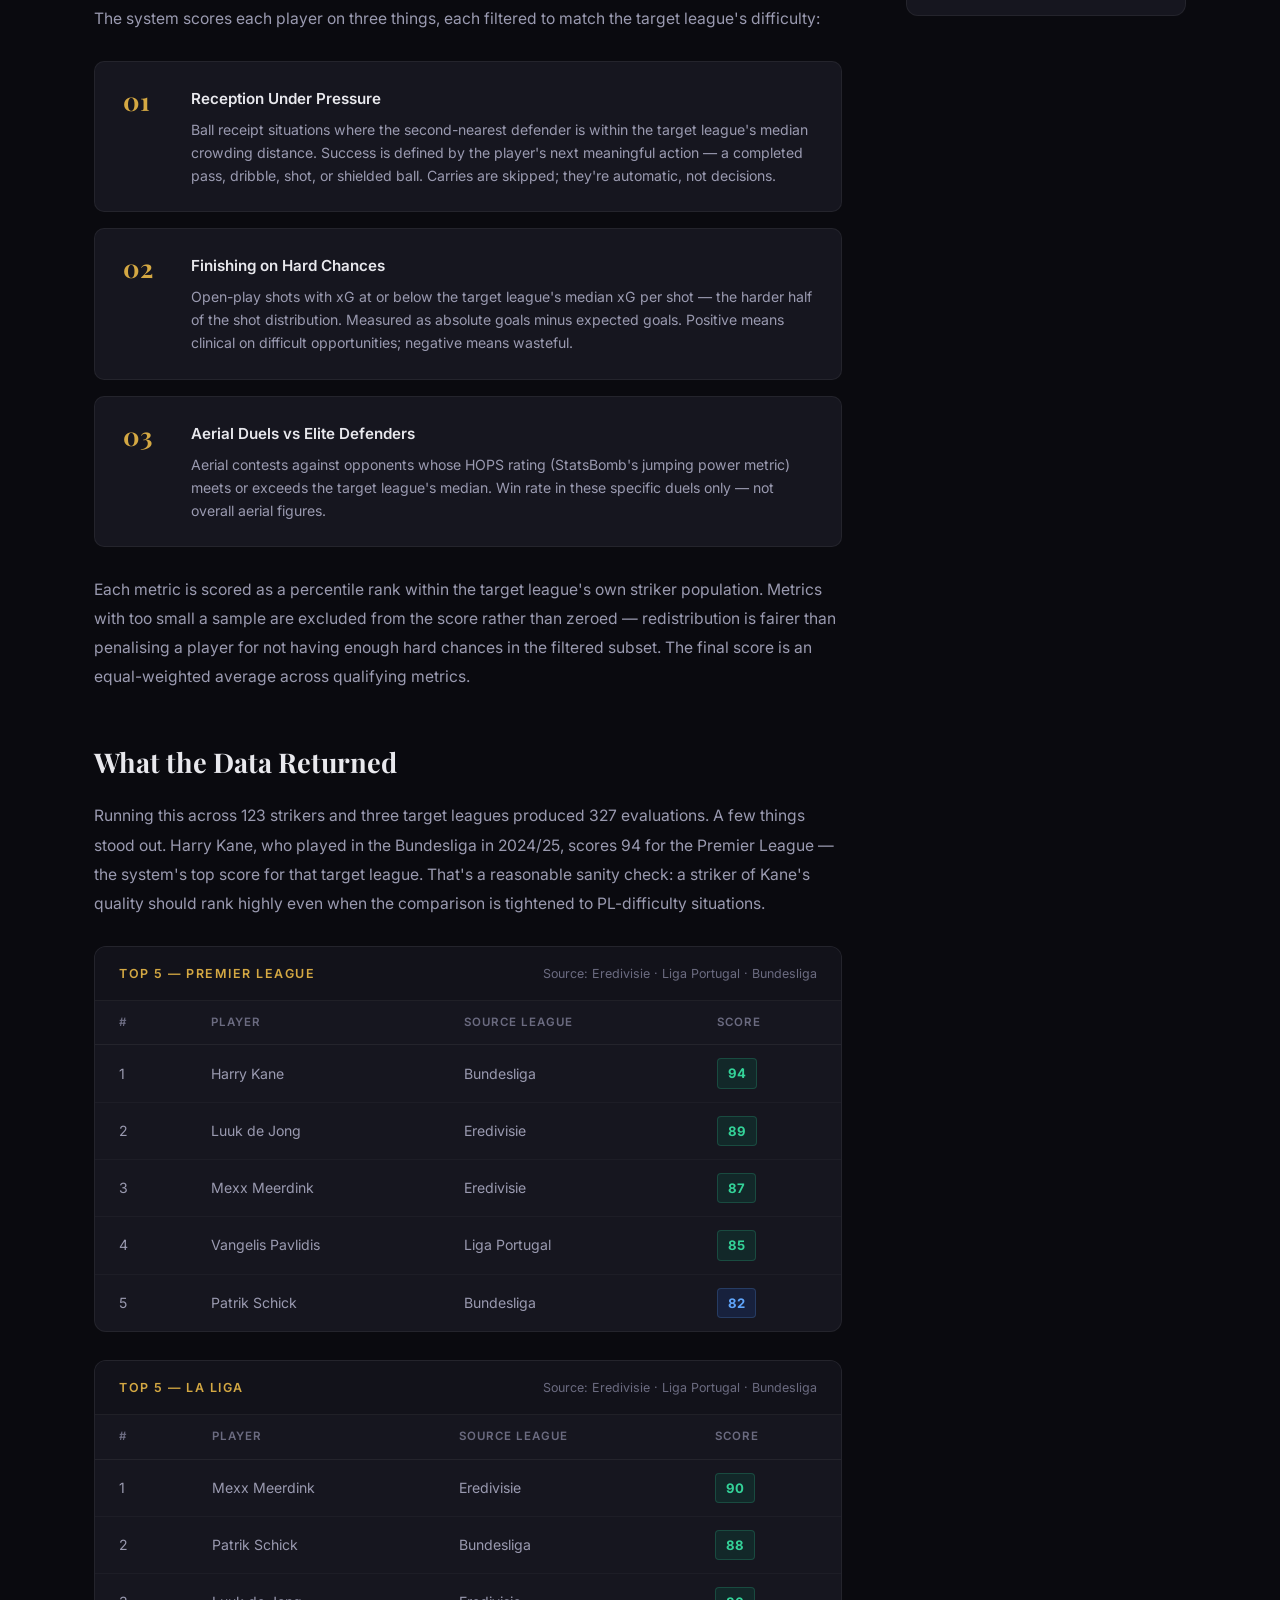
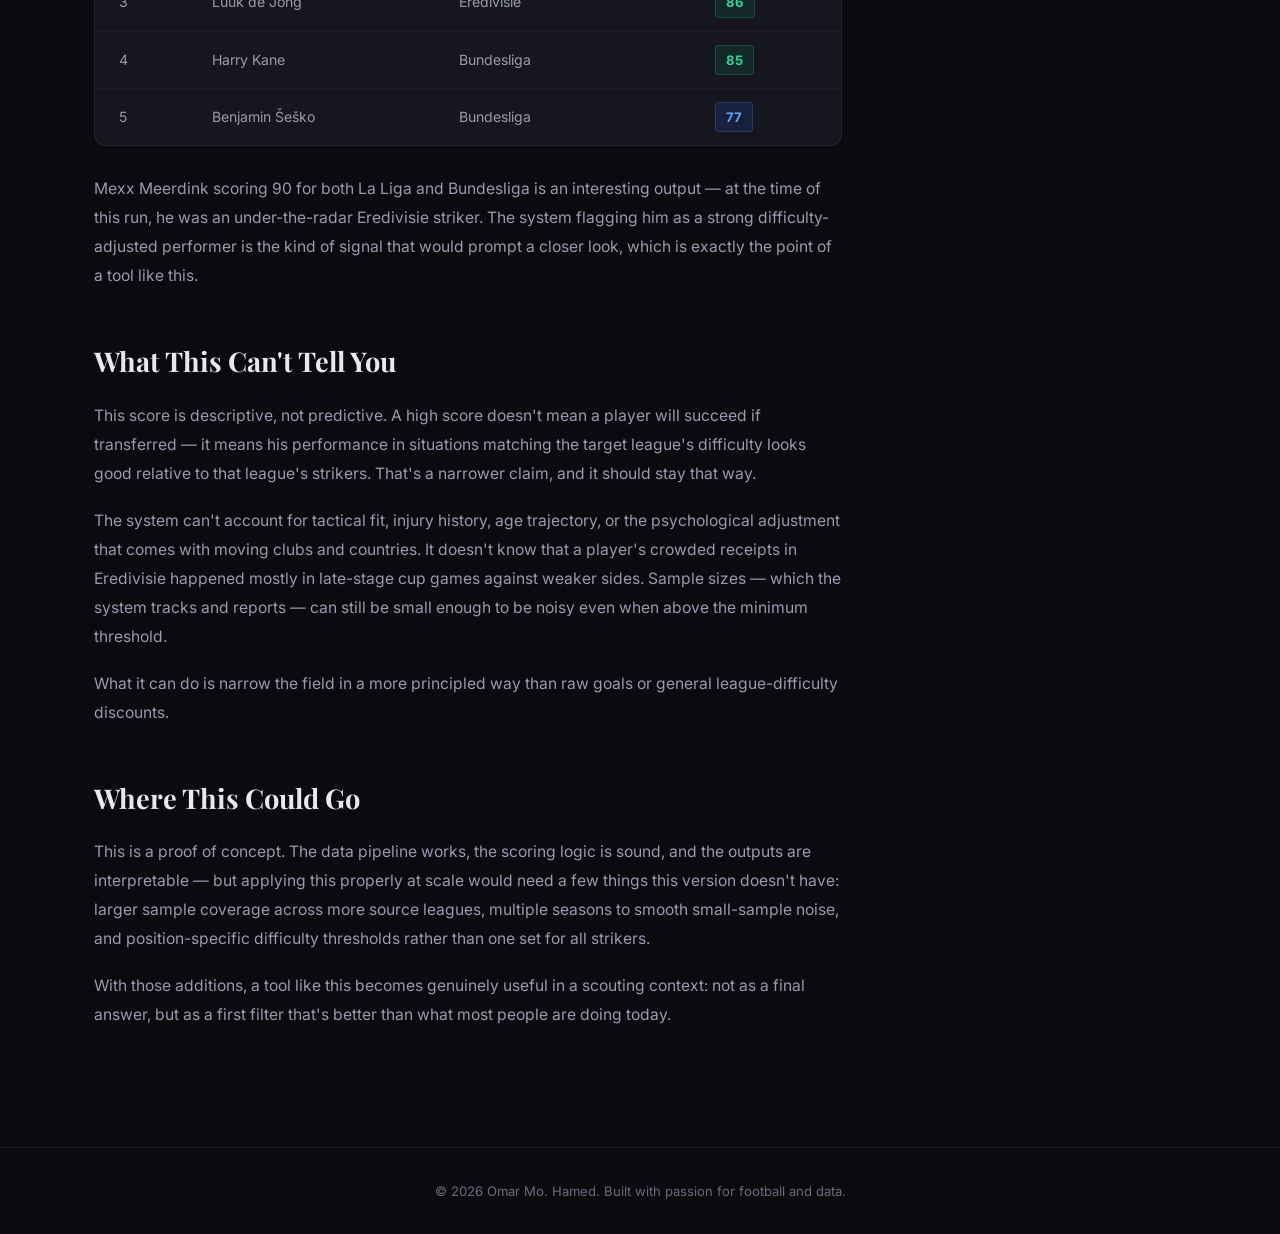
<file: transfer-fit.html>
<!DOCTYPE html>
<html lang="en">
<head>
    <meta charset="UTF-8">
    <meta name="viewport" content="width=device-width, initial-scale=1.0">
    <title>Can the Numbers Travel? — Omar Mo. Hamed</title>
    <meta name="description" content="A proof of concept for context-adjusted striker evaluation across leagues — measuring performance only in situations that match the difficulty of the target league.">
    <link rel="preconnect" href="https://fonts.googleapis.com">
    <link rel="preconnect" href="https://fonts.gstatic.com" crossorigin>
    <link href="https://fonts.googleapis.com/css2?family=Inter:wght@300;400;500;600;700&family=Playfair+Display:wght@700&display=swap" rel="stylesheet">
    <link rel="stylesheet" href="css/style.css">
    <style>
        /* Sub-page specific styles */
        .article-hero {
            padding: 140px 24px 80px;
            max-width: var(--max-width);
            margin: 0 auto;
        }

        .back-link {
            display: inline-flex;
            align-items: center;
            gap: 8px;
            font-size: 0.85rem;
            color: var(--text-muted);
            text-transform: uppercase;
            letter-spacing: 1.5px;
            margin-bottom: 40px;
            transition: var(--transition);
        }

        .back-link:hover { color: var(--accent); }

        .back-link svg { transition: transform 0.2s; }

        .back-link:hover svg { transform: translateX(-4px); }

        .article-tag {
            font-size: 0.75rem;
            text-transform: uppercase;
            letter-spacing: 2px;
            color: var(--accent);
            font-weight: 600;
            margin-bottom: 16px;
            display: flex;
            align-items: center;
            gap: 12px;
        }

        .poc-badge {
            background: rgba(212, 168, 67, 0.1);
            border: 1px solid rgba(212, 168, 67, 0.25);
            color: var(--accent);
            padding: 4px 12px;
            border-radius: 4px;
            font-size: 0.7rem;
            letter-spacing: 1.5px;
        }

        .article-title {
            font-family: var(--font-display);
            font-size: clamp(2.2rem, 5vw, 3.4rem);
            font-weight: 700;
            line-height: 1.15;
            margin-bottom: 24px;
            max-width: 760px;
        }

        .article-subtitle {
            font-size: 1.1rem;
            color: var(--text-secondary);
            max-width: 640px;
            line-height: 1.8;
            margin-bottom: 40px;
        }

        .article-meta {
            display: flex;
            gap: 24px;
            padding-top: 28px;
            border-top: 1px solid var(--border);
            flex-wrap: wrap;
        }

        .meta-item {
            display: flex;
            flex-direction: column;
            gap: 4px;
        }

        .meta-label {
            font-size: 0.72rem;
            color: var(--text-muted);
            text-transform: uppercase;
            letter-spacing: 1px;
        }

        .meta-value {
            font-size: 0.9rem;
            color: var(--text-secondary);
            font-weight: 500;
        }

        /* Article body */
        .article-body {
            max-width: var(--max-width);
            margin: 0 auto;
            padding: 0 24px 100px;
            display: grid;
            grid-template-columns: 1fr 280px;
            gap: 64px;
            align-items: start;
        }

        .article-content h2 {
            font-family: var(--font-display);
            font-size: 1.7rem;
            font-weight: 700;
            margin: 48px 0 16px;
            color: var(--text-primary);
        }

        .article-content h2:first-child { margin-top: 0; }

        .article-content p {
            color: var(--text-secondary);
            font-size: 0.98rem;
            line-height: 1.85;
            margin-bottom: 18px;
        }

        .article-content p em { color: var(--accent); font-style: italic; }

        .article-content strong { color: var(--text-primary); font-weight: 600; }

        /* Metric cards */
        .metric-grid {
            display: grid;
            gap: 16px;
            margin: 28px 0;
        }

        .metric-card {
            background: var(--bg-card);
            border: 1px solid var(--border);
            border-radius: 10px;
            padding: 24px 28px;
            display: grid;
            grid-template-columns: 48px 1fr;
            gap: 20px;
            align-items: start;
            transition: var(--transition);
        }

        .metric-card:hover {
            border-color: var(--border-hover);
        }

        .metric-number {
            font-family: var(--font-display);
            font-size: 1.6rem;
            font-weight: 700;
            color: var(--accent);
            line-height: 1;
            padding-top: 2px;
        }

        .metric-card h3 {
            font-size: 0.95rem;
            font-weight: 600;
            color: var(--text-primary);
            margin-bottom: 6px;
        }

        .metric-card p {
            font-size: 0.88rem;
            color: var(--text-secondary);
            line-height: 1.65;
            margin: 0;
        }

        /* Results table */
        .results-block {
            background: var(--bg-card);
            border: 1px solid var(--border);
            border-radius: 12px;
            overflow: hidden;
            margin: 28px 0;
        }

        .results-header {
            padding: 16px 24px;
            background: var(--bg-secondary);
            border-bottom: 1px solid var(--border);
            display: flex;
            justify-content: space-between;
            align-items: center;
        }

        .results-header h4 {
            font-size: 0.78rem;
            text-transform: uppercase;
            letter-spacing: 1.5px;
            color: var(--accent);
            font-weight: 600;
        }

        .results-header span {
            font-size: 0.78rem;
            color: var(--text-muted);
        }

        .results-table {
            width: 100%;
            border-collapse: collapse;
        }

        .results-table th {
            font-size: 0.72rem;
            text-transform: uppercase;
            letter-spacing: 1px;
            color: var(--text-muted);
            font-weight: 600;
            padding: 12px 24px;
            text-align: left;
            border-bottom: 1px solid var(--border);
        }

        .results-table td {
            font-size: 0.88rem;
            color: var(--text-secondary);
            padding: 13px 24px;
            border-bottom: 1px solid rgba(255,255,255,0.03);
        }

        .results-table tr:last-child td { border-bottom: none; }

        .score-pill {
            display: inline-block;
            font-size: 0.82rem;
            font-weight: 700;
            padding: 3px 10px;
            border-radius: 4px;
            min-width: 36px;
            text-align: center;
        }

        .score-high { background: rgba(5,150,105,0.15); color: #34d399; border: 1px solid rgba(52,211,153,0.2); }
        .score-mid  { background: rgba(37,99,235,0.15); color: #60a5fa; border: 1px solid rgba(96,165,250,0.2); }

        /* Callout blocks */
        .callout {
            border-left: 3px solid var(--accent);
            background: var(--bg-card);
            padding: 20px 24px;
            border-radius: 0 8px 8px 0;
            margin: 28px 0;
        }

        .callout p {
            margin: 0;
            font-size: 0.94rem;
            color: var(--text-secondary);
            line-height: 1.75;
        }

        .callout strong { color: var(--accent); }

        /* Dashboard CTA */
        .dashboard-cta {
            background: var(--bg-card);
            border: 1px solid var(--border);
            border-radius: 12px;
            padding: 36px;
            margin: 40px 0;
            text-align: center;
            transition: var(--transition);
        }

        .dashboard-cta:hover {
            border-color: var(--border-hover);
        }

        .dashboard-cta p {
            font-size: 0.93rem;
            color: var(--text-muted);
            margin: 12px 0 24px;
        }

        /* Sticky sidebar */
        .article-sidebar {
            position: sticky;
            top: 100px;
        }

        .sidebar-card {
            background: var(--bg-card);
            border: 1px solid var(--border);
            border-radius: 12px;
            padding: 28px;
            margin-bottom: 20px;
        }

        .sidebar-card h4 {
            font-size: 0.75rem;
            text-transform: uppercase;
            letter-spacing: 1.5px;
            color: var(--accent);
            font-weight: 600;
            margin-bottom: 16px;
        }

        .sidebar-stat {
            display: flex;
            justify-content: space-between;
            align-items: center;
            padding: 10px 0;
            border-bottom: 1px solid var(--border);
            font-size: 0.88rem;
        }

        .sidebar-stat:last-child { border-bottom: none; }

        .sidebar-stat-label { color: var(--text-muted); }

        .sidebar-stat-value {
            color: var(--text-primary);
            font-weight: 600;
        }

        .sidebar-league {
            display: flex;
            align-items: center;
            gap: 8px;
            padding: 8px 0;
            font-size: 0.88rem;
            color: var(--text-secondary);
        }

        .league-dot {
            width: 8px;
            height: 8px;
            border-radius: 50%;
            flex-shrink: 0;
        }

        @media (max-width: 900px) {
            .article-body {
                grid-template-columns: 1fr;
            }
            .article-sidebar {
                position: static;
                order: -1;
            }
        }
    </style>
</head>
<body>

    <!-- Navigation -->
    <nav class="nav" id="nav">
        <div class="nav-inner">
            <a href="index.html" class="nav-logo">OMH</a>
            <button class="nav-toggle" id="navToggle" aria-label="Toggle menu">
                <span></span><span></span><span></span>
            </button>
            <ul class="nav-links" id="navLinks">
                <li><a href="index.html#about">About</a></li>
                <li><a href="index.html#work">Work</a></li>
                <li><a href="index.html#experience">Experience</a></li>
                <li><a href="index.html#skills">Skills</a></li>
                <li><a href="index.html#contact">Contact</a></li>
            </ul>
        </div>
    </nav>

    <!-- Article Hero -->
    <header class="article-hero">
        <a href="index.html#work" class="back-link">
            <svg viewBox="0 0 24 24" fill="none" stroke="currentColor" stroke-width="1.5" width="16" height="16">
                <path d="M19 12H5M5 12l7-7M5 12l7 7"/>
            </svg>
            Back to work
        </a>

        <div class="article-tag">
            Football Analytics
            <span class="poc-badge">Proof of Concept</span>
        </div>

        <h1 class="article-title">Can the Numbers Travel?</h1>

        <p class="article-subtitle">
            A proof of concept for evaluating strikers across leagues — not by comparing raw numbers, but by isolating how each player performs specifically in situations that match the difficulty of the target league.
        </p>

        <div class="article-meta">
            <div class="meta-item">
                <span class="meta-label">Data</span>
                <span class="meta-value">Hudl StatsBomb</span>
            </div>
            <div class="meta-item">
                <span class="meta-label">Season</span>
                <span class="meta-value">2024/25</span>
            </div>
            <div class="meta-item">
                <span class="meta-label">Players</span>
                <span class="meta-value">123 strikers evaluated</span>
            </div>
            <div class="meta-item">
                <span class="meta-label">Stack</span>
                <span class="meta-value">Python · StatsBomb API · React</span>
            </div>
        </div>
    </header>

    <!-- Article Body -->
    <div class="article-body">

        <main class="article-content">

            <h2>The Problem With Raw Numbers</h2>

            <p>Cross-league comparisons are everywhere in football. A striker scores 22 goals in Liga Portugal — does that translate? The usual answer is a shrug, maybe a vague "the league is weaker." That's not wrong, but it's not very useful either.</p>

            <p>What makes a league harder isn't just the general quality of opposition — it's the specific conditions a striker faces at the moment of action. How quickly defenders close. How tight the grid is when the ball arrives. How elite the aerial opponents are. A player can post impressive numbers in a weaker league, but if those numbers came entirely in situations where he had time and space, then the question of "how would he cope in the Premier League?" stays unanswered.</p>

            <p>That's what this system tries to address. <em>Not a general comparison — a difficulty-matched one.</em></p>

            <h2>The Idea</h2>

            <p>The system takes strikers from three source leagues — Eredivisie, Liga Portugal, and Bundesliga — and evaluates them against three target leagues: the Premier League, La Liga, and Bundesliga. But it doesn't compare their season totals. Instead, for each target league, it computes difficulty thresholds from that league's own striker population: what counts as a crowded receipt in the Premier League, what qualifies as a hard shot in La Liga, who is an elite aerial opponent in the Bundesliga.</p>

            <p>Then it filters each source player's events down to only the situations that clear those thresholds — the moments in their own league where conditions matched the demands of the target league. The score reflects how they performed in <em>those specific moments only</em>.</p>

            <div class="callout">
                <p><strong>The core principle:</strong> if a player from Liga Portugal faced 41 receipts where the second-nearest defender was within the Premier League's crowded-situation threshold, and he succeeded in 87% of them — that tells us something more grounded than his overall reception rate.</p>
            </div>

            <h2>Three Metrics</h2>

            <p>The system scores each player on three things, each filtered to match the target league's difficulty:</p>

            <div class="metric-grid">
                <div class="metric-card">
                    <div class="metric-number">01</div>
                    <div>
                        <h3>Reception Under Pressure</h3>
                        <p>Ball receipt situations where the second-nearest defender is within the target league's median crowding distance. Success is defined by the player's next meaningful action — a completed pass, dribble, shot, or shielded ball. Carries are skipped; they're automatic, not decisions.</p>
                    </div>
                </div>
                <div class="metric-card">
                    <div class="metric-number">02</div>
                    <div>
                        <h3>Finishing on Hard Chances</h3>
                        <p>Open-play shots with xG at or below the target league's median xG per shot — the harder half of the shot distribution. Measured as absolute goals minus expected goals. Positive means clinical on difficult opportunities; negative means wasteful.</p>
                    </div>
                </div>
                <div class="metric-card">
                    <div class="metric-number">03</div>
                    <div>
                        <h3>Aerial Duels vs Elite Defenders</h3>
                        <p>Aerial contests against opponents whose HOPS rating (StatsBomb's jumping power metric) meets or exceeds the target league's median. Win rate in these specific duels only — not overall aerial figures.</p>
                    </div>
                </div>
            </div>

            <p>Each metric is scored as a percentile rank within the target league's own striker population. Metrics with too small a sample are excluded from the score rather than zeroed — redistribution is fairer than penalising a player for not having enough hard chances in the filtered subset. The final score is an equal-weighted average across qualifying metrics.</p>

            <h2>What the Data Returned</h2>

            <p>Running this across 123 strikers and three target leagues produced 327 evaluations. A few things stood out. Harry Kane, who played in the Bundesliga in 2024/25, scores 94 for the Premier League — the system's top score for that target league. That's a reasonable sanity check: a striker of Kane's quality should rank highly even when the comparison is tightened to PL-difficulty situations.</p>

            <div class="results-block">
                <div class="results-header">
                    <h4>Top 5 — Premier League</h4>
                    <span>Source: Eredivisie · Liga Portugal · Bundesliga</span>
                </div>
                <table class="results-table">
                    <thead>
                        <tr>
                            <th>#</th>
                            <th>Player</th>
                            <th>Source League</th>
                            <th>Score</th>
                        </tr>
                    </thead>
                    <tbody>
                        <tr><td>1</td><td>Harry Kane</td><td>Bundesliga</td><td><span class="score-pill score-high">94</span></td></tr>
                        <tr><td>2</td><td>Luuk de Jong</td><td>Eredivisie</td><td><span class="score-pill score-high">89</span></td></tr>
                        <tr><td>3</td><td>Mexx Meerdink</td><td>Eredivisie</td><td><span class="score-pill score-high">87</span></td></tr>
                        <tr><td>4</td><td>Vangelis Pavlidis</td><td>Liga Portugal</td><td><span class="score-pill score-high">85</span></td></tr>
                        <tr><td>5</td><td>Patrik Schick</td><td>Bundesliga</td><td><span class="score-pill score-mid">82</span></td></tr>
                    </tbody>
                </table>
            </div>

            <div class="results-block">
                <div class="results-header">
                    <h4>Top 5 — La Liga</h4>
                    <span>Source: Eredivisie · Liga Portugal · Bundesliga</span>
                </div>
                <table class="results-table">
                    <thead>
                        <tr>
                            <th>#</th>
                            <th>Player</th>
                            <th>Source League</th>
                            <th>Score</th>
                        </tr>
                    </thead>
                    <tbody>
                        <tr><td>1</td><td>Mexx Meerdink</td><td>Eredivisie</td><td><span class="score-pill score-high">90</span></td></tr>
                        <tr><td>2</td><td>Patrik Schick</td><td>Bundesliga</td><td><span class="score-pill score-high">88</span></td></tr>
                        <tr><td>3</td><td>Luuk de Jong</td><td>Eredivisie</td><td><span class="score-pill score-high">86</span></td></tr>
                        <tr><td>4</td><td>Harry Kane</td><td>Bundesliga</td><td><span class="score-pill score-high">85</span></td></tr>
                        <tr><td>5</td><td>Benjamin Šeško</td><td>Bundesliga</td><td><span class="score-pill score-mid">77</span></td></tr>
                    </tbody>
                </table>
            </div>

            <p>Mexx Meerdink scoring 90 for both La Liga and Bundesliga is an interesting output — at the time of this run, he was an under-the-radar Eredivisie striker. The system flagging him as a strong difficulty-adjusted performer is the kind of signal that would prompt a closer look, which is exactly the point of a tool like this.</p>

            <h2>What This Can't Tell You</h2>

            <p>This score is descriptive, not predictive. A high score doesn't mean a player will succeed if transferred — it means his performance in situations matching the target league's difficulty looks good relative to that league's strikers. That's a narrower claim, and it should stay that way.</p>

            <p>The system can't account for tactical fit, injury history, age trajectory, or the psychological adjustment that comes with moving clubs and countries. It doesn't know that a player's crowded receipts in Eredivisie happened mostly in late-stage cup games against weaker sides. Sample sizes — which the system tracks and reports — can still be small enough to be noisy even when above the minimum threshold.</p>

            <p>What it can do is narrow the field in a more principled way than raw goals or general league-difficulty discounts.</p>

            <h2>Where This Could Go</h2>

            <p>This is a proof of concept. The data pipeline works, the scoring logic is sound, and the outputs are interpretable — but applying this properly at scale would need a few things this version doesn't have: larger sample coverage across more source leagues, multiple seasons to smooth small-sample noise, and position-specific difficulty thresholds rather than one set for all strikers.</p>

            <p>With those additions, a tool like this becomes genuinely useful in a scouting context: not as a final answer, but as a first filter that's better than what most people are doing today.</p>

        </main>

        <!-- Sidebar -->
        <aside class="article-sidebar">

            <div class="sidebar-card">
                <h4>At a Glance</h4>
                <div class="sidebar-stat">
                    <span class="sidebar-stat-label">Strikers evaluated</span>
                    <span class="sidebar-stat-value">123</span>
                </div>
                <div class="sidebar-stat">
                    <span class="sidebar-stat-label">Total evaluations</span>
                    <span class="sidebar-stat-value">327</span>
                </div>
                <div class="sidebar-stat">
                    <span class="sidebar-stat-label">Metrics per player</span>
                    <span class="sidebar-stat-value">3</span>
                </div>
                <div class="sidebar-stat">
                    <span class="sidebar-stat-label">Season</span>
                    <span class="sidebar-stat-value">2024/25</span>
                </div>
            </div>

            <div class="sidebar-card">
                <h4>Source Leagues</h4>
                <div class="sidebar-league">
                    <span class="league-dot" style="background:#fbbf24"></span>
                    Bundesliga
                </div>
                <div class="sidebar-league">
                    <span class="league-dot" style="background:#f87171"></span>
                    Eredivisie
                </div>
                <div class="sidebar-league">
                    <span class="league-dot" style="background:#34d399"></span>
                    Liga Portugal
                </div>
            </div>

            <div class="sidebar-card">
                <h4>Target Leagues</h4>
                <div class="sidebar-league">
                    <span class="league-dot" style="background:#f87171"></span>
                    Premier League
                </div>
                <div class="sidebar-league">
                    <span class="league-dot" style="background:#a78bfa"></span>
                    La Liga
                </div>
                <div class="sidebar-league">
                    <span class="league-dot" style="background:#fbbf24"></span>
                    Bundesliga
                </div>
            </div>

            <div class="sidebar-card">
                <h4>Built With</h4>
                <div class="sidebar-stat">
                    <span class="sidebar-stat-label">Data</span>
                    <span class="sidebar-stat-value">Hudl StatsBomb</span>
                </div>
                <div class="sidebar-stat">
                    <span class="sidebar-stat-label">Pipeline</span>
                    <span class="sidebar-stat-value">Python</span>
                </div>
                <div class="sidebar-stat">
                    <span class="sidebar-stat-label">Dashboard</span>
                    <span class="sidebar-stat-value">React</span>
                </div>

            </div>

        </aside>

    </div>

    <!-- Footer -->
    <footer class="footer">
        <div class="container">
            <p>&copy; 2026 Omar Mo. Hamed. Built with passion for football and data.</p>
        </div>
    </footer>

    <script>
        const nav = document.getElementById('nav');
        window.addEventListener('scroll', () => {
            nav.classList.toggle('scrolled', window.scrollY > 60);
        });

        const toggle = document.getElementById('navToggle');
        const links  = document.getElementById('navLinks');
        toggle.addEventListener('click', () => {
            toggle.classList.toggle('active');
            links.classList.toggle('open');
        });
    </script>
</body>
</html>
</file>
<file: css/style.css>
/* ========================================
   Omar Mohamed Hamed — Portfolio Styles
   Dark theme with gold accents
   ======================================== */

/* --- Reset & Base --- */
*, *::before, *::after {
    margin: 0;
    padding: 0;
    box-sizing: border-box;
}

:root {
    --bg-primary: #0a0a0f;
    --bg-secondary: #12121a;
    --bg-card: #16161f;
    --bg-card-hover: #1c1c28;
    --accent: #d4a843;
    --accent-dim: rgba(212, 168, 67, 0.15);
    --accent-glow: rgba(212, 168, 67, 0.3);
    --text-primary: #e8e8ed;
    --text-secondary: #9a9ab0;
    --text-muted: #6b6b80;
    --border: rgba(255, 255, 255, 0.06);
    --border-hover: rgba(255, 255, 255, 0.12);
    --font-body: 'Inter', -apple-system, BlinkMacSystemFont, sans-serif;
    --font-display: 'Playfair Display', Georgia, serif;
    --transition: 0.3s cubic-bezier(0.4, 0, 0.2, 1);
    --max-width: 1140px;
}

html {
    scroll-behavior: smooth;
    -webkit-font-smoothing: antialiased;
    -moz-osx-font-smoothing: grayscale;
}

body {
    font-family: var(--font-body);
    background: var(--bg-primary);
    color: var(--text-primary);
    line-height: 1.7;
    overflow-x: hidden;
}

a {
    color: inherit;
    text-decoration: none;
}

ul { list-style: none; }

img {
    max-width: 100%;
    height: auto;
    display: block;
}

.container {
    max-width: var(--max-width);
    margin: 0 auto;
    padding: 0 24px;
}

.section {
    padding: 100px 0;
}

.section-title {
    font-family: var(--font-display);
    font-size: 2.4rem;
    font-weight: 700;
    margin-bottom: 16px;
    color: var(--text-primary);
}

.section-title::after {
    content: '';
    display: block;
    width: 48px;
    height: 3px;
    background: var(--accent);
    margin-top: 12px;
    border-radius: 2px;
}

.section-subtitle {
    color: var(--text-secondary);
    font-size: 1.05rem;
    margin-bottom: 48px;
}

/* --- Buttons --- */
.btn {
    display: inline-flex;
    align-items: center;
    gap: 8px;
    padding: 14px 28px;
    border-radius: 8px;
    font-size: 0.95rem;
    font-weight: 500;
    transition: var(--transition);
    cursor: pointer;
    border: none;
}

.btn-primary {
    background: var(--accent);
    color: #0a0a0f;
}

.btn-primary:hover {
    background: #e0b54e;
    transform: translateY(-2px);
    box-shadow: 0 8px 24px rgba(212, 168, 67, 0.25);
}

.btn-outline {
    border: 1.5px solid var(--border-hover);
    color: var(--text-primary);
    background: transparent;
}

.btn-outline:hover {
    border-color: var(--accent);
    color: var(--accent);
    transform: translateY(-2px);
}

.btn .arrow {
    transition: transform 0.2s;
}

.btn:hover .arrow {
    transform: translateX(4px);
}

/* --- Navigation --- */
.nav {
    position: fixed;
    top: 0;
    left: 0;
    right: 0;
    z-index: 1000;
    padding: 16px 0;
    transition: var(--transition);
    background: transparent;
}

.nav.scrolled {
    background: rgba(10, 10, 15, 0.92);
    backdrop-filter: blur(20px);
    -webkit-backdrop-filter: blur(20px);
    border-bottom: 1px solid var(--border);
    padding: 12px 0;
}

.nav-inner {
    max-width: var(--max-width);
    margin: 0 auto;
    padding: 0 24px;
    display: flex;
    align-items: center;
    justify-content: space-between;
}

.nav-logo {
    font-family: var(--font-display);
    font-size: 1.4rem;
    font-weight: 700;
    color: var(--accent);
    letter-spacing: 1px;
}

.nav-links {
    display: flex;
    gap: 32px;
}

.nav-links a {
    font-size: 0.9rem;
    font-weight: 400;
    color: var(--text-secondary);
    transition: var(--transition);
    position: relative;
}

.nav-links a::after {
    content: '';
    position: absolute;
    bottom: -4px;
    left: 0;
    width: 0;
    height: 1.5px;
    background: var(--accent);
    transition: width 0.3s;
}

.nav-links a:hover,
.nav-links a.active {
    color: var(--text-primary);
}

.nav-links a:hover::after,
.nav-links a.active::after {
    width: 100%;
}

.nav-toggle {
    display: none;
    flex-direction: column;
    gap: 5px;
    background: none;
    border: none;
    cursor: pointer;
    padding: 4px;
}

.nav-toggle span {
    display: block;
    width: 24px;
    height: 2px;
    background: var(--text-primary);
    transition: var(--transition);
    border-radius: 1px;
}

/* --- Hero --- */
.hero {
    min-height: 100vh;
    display: flex;
    align-items: center;
    position: relative;
    padding: 120px 24px 80px;
    max-width: var(--max-width);
    margin: 0 auto;
    overflow: hidden;
}

.hero-content {
    position: relative;
    z-index: 2;
    max-width: 700px;
}

.hero-greeting {
    font-size: 1rem;
    color: var(--accent);
    font-weight: 500;
    letter-spacing: 1px;
    text-transform: uppercase;
    margin-bottom: 12px;
}

.hero-name {
    font-family: var(--font-display);
    font-size: clamp(2.8rem, 6vw, 4.2rem);
    font-weight: 700;
    line-height: 1.1;
    margin-bottom: 16px;
}

.hero-title {
    font-size: 1.3rem;
    color: var(--text-secondary);
    font-weight: 300;
    margin-bottom: 20px;
}

.hero-title .accent {
    color: var(--accent);
    font-family: var(--font-display);
}

.hero-subtitle {
    font-size: 1.05rem;
    color: var(--text-muted);
    max-width: 520px;
    margin-bottom: 36px;
    line-height: 1.8;
}

.hero-cta {
    display: flex;
    gap: 16px;
    margin-bottom: 64px;
    flex-wrap: wrap;
}

.hero-stats {
    display: flex;
    gap: 48px;
    padding-top: 32px;
    border-top: 1px solid var(--border);
}

.stat {
    display: flex;
    flex-direction: column;
    gap: 4px;
}

.stat-number {
    font-size: 1.3rem;
    font-weight: 600;
    color: var(--text-primary);
}

.stat-label {
    font-size: 0.8rem;
    color: var(--text-muted);
    text-transform: uppercase;
    letter-spacing: 0.5px;
}

/* Hero pitch lines decoration */
.hero-visual {
    position: absolute;
    right: -100px;
    top: 50%;
    transform: translateY(-50%);
    width: 500px;
    height: 500px;
    opacity: 0.04;
    z-index: 1;
}

.hero-pitch-lines {
    width: 100%;
    height: 100%;
    border: 2px solid var(--text-primary);
    border-radius: 50%;
    position: relative;
}

.hero-pitch-lines::before {
    content: '';
    position: absolute;
    top: 50%;
    left: 50%;
    transform: translate(-50%, -50%);
    width: 10px;
    height: 10px;
    border: 2px solid var(--text-primary);
    border-radius: 50%;
}

.hero-pitch-lines::after {
    content: '';
    position: absolute;
    top: 0;
    left: 50%;
    transform: translateX(-50%);
    width: 0;
    height: 100%;
    border-left: 2px solid var(--text-primary);
}

/* --- About --- */
.about {
    background: var(--bg-secondary);
}

.about-grid {
    display: grid;
    grid-template-columns: 1.3fr 1fr;
    gap: 64px;
    margin-top: 40px;
}

.about-lead {
    font-size: 1.2rem;
    color: var(--text-primary);
    font-weight: 400;
    line-height: 1.8;
    margin-bottom: 20px;
}

.about-text p {
    color: var(--text-secondary);
    margin-bottom: 16px;
    font-size: 0.98rem;
}

.about-text em {
    color: var(--accent);
    font-style: italic;
}

.about-details {
    display: flex;
    flex-direction: column;
    gap: 24px;
}

.detail-card {
    background: var(--bg-card);
    border: 1px solid var(--border);
    border-radius: 12px;
    padding: 28px;
    transition: var(--transition);
}

.detail-card:hover {
    border-color: var(--border-hover);
    background: var(--bg-card-hover);
}

.detail-card h3 {
    font-size: 0.85rem;
    text-transform: uppercase;
    letter-spacing: 1.5px;
    color: var(--accent);
    margin-bottom: 16px;
    font-weight: 600;
}

.detail-card li {
    color: var(--text-secondary);
    font-size: 0.93rem;
    padding: 6px 0;
    padding-left: 16px;
    position: relative;
}

.detail-card li::before {
    content: '';
    position: absolute;
    left: 0;
    top: 14px;
    width: 6px;
    height: 6px;
    border-radius: 50%;
    background: var(--accent-dim);
    border: 1px solid var(--accent);
}

/* --- Work / Articles --- */
.work-card-featured {
    display: grid;
    grid-template-columns: 1.1fr 1fr;
    gap: 48px;
    background: var(--bg-card);
    border: 1px solid var(--border);
    border-radius: 16px;
    padding: 32px;
    margin-bottom: 40px;
    transition: var(--transition);
}

.work-card-featured:hover {
    border-color: var(--border-hover);
    box-shadow: 0 16px 48px rgba(0, 0, 0, 0.3);
}

.work-gallery-main {
    border-radius: 10px;
    overflow: hidden;
    background: #0d0d12;
    margin-bottom: 12px;
}

.work-gallery-main img {
    width: 100%;
    height: auto;
    transition: transform 0.4s;
}

.work-gallery-main:hover img {
    transform: scale(1.02);
}

.work-gallery-thumbs {
    display: flex;
    gap: 8px;
}

.thumb {
    flex: 1;
    border-radius: 6px;
    overflow: hidden;
    cursor: pointer;
    border: 2px solid transparent;
    background: #0d0d12;
    padding: 0;
    transition: var(--transition);
    opacity: 0.5;
}

.thumb.active,
.thumb:hover {
    border-color: var(--accent);
    opacity: 1;
}

.thumb img {
    width: 100%;
    height: 56px;
    object-fit: cover;
}

.work-card-content {
    display: flex;
    flex-direction: column;
    justify-content: center;
}

.work-tag {
    font-size: 0.75rem;
    text-transform: uppercase;
    letter-spacing: 1.5px;
    color: var(--accent);
    font-weight: 600;
    margin-bottom: 12px;
}

.work-title {
    font-family: var(--font-display);
    font-size: 1.8rem;
    font-weight: 700;
    margin-bottom: 16px;
    line-height: 1.3;
}

.work-description {
    color: var(--text-secondary);
    font-size: 0.95rem;
    margin-bottom: 20px;
    line-height: 1.7;
}

.work-description em {
    color: var(--accent);
}

.work-meta {
    display: flex;
    flex-wrap: wrap;
    gap: 12px;
    margin-bottom: 28px;
}

.work-meta span {
    font-size: 0.78rem;
    color: var(--text-muted);
    background: var(--accent-dim);
    padding: 6px 14px;
    border-radius: 20px;
    border: 1px solid rgba(212, 168, 67, 0.12);
}

/* Upcoming articles placeholder */
.work-upcoming {
    display: grid;
    grid-template-columns: 1fr;
    gap: 20px;
}

.upcoming-card {
    background: var(--bg-card);
    border: 1px dashed var(--border-hover);
    border-radius: 12px;
    padding: 48px;
    text-align: center;
    transition: var(--transition);
}

.upcoming-card:hover {
    border-color: var(--accent);
    background: var(--bg-card-hover);
}

.upcoming-icon {
    color: var(--text-muted);
    margin-bottom: 16px;
}

.upcoming-card h3 {
    font-size: 1.1rem;
    font-weight: 600;
    margin-bottom: 8px;
    color: var(--text-secondary);
}

.upcoming-card p {
    font-size: 0.9rem;
    color: var(--text-muted);
}

/* --- Experience Timeline --- */
.experience {
    background: var(--bg-secondary);
}

.timeline {
    margin-top: 48px;
    position: relative;
    padding-left: 40px;
}

.timeline::before {
    content: '';
    position: absolute;
    left: 7px;
    top: 8px;
    bottom: 8px;
    width: 1px;
    background: var(--border-hover);
}

.timeline-item {
    position: relative;
    padding-bottom: 40px;
}

.timeline-item:last-child {
    padding-bottom: 0;
}

.timeline-marker {
    position: absolute;
    left: -40px;
    top: 6px;
    width: 15px;
    height: 15px;
    border-radius: 50%;
    background: var(--bg-secondary);
    border: 2px solid var(--accent);
    z-index: 1;
}

.timeline-item:first-child .timeline-marker {
    background: var(--accent);
    box-shadow: 0 0 12px var(--accent-glow);
}

.timeline-content {
    background: var(--bg-card);
    border: 1px solid var(--border);
    border-radius: 12px;
    padding: 28px;
    transition: var(--transition);
}

.timeline-content:hover {
    border-color: var(--border-hover);
}

.timeline-header {
    display: flex;
    align-items: baseline;
    gap: 12px;
    margin-bottom: 4px;
    flex-wrap: wrap;
}

.timeline-header h3 {
    font-size: 1.1rem;
    font-weight: 600;
}

.timeline-company {
    font-size: 0.9rem;
    color: var(--accent);
    font-weight: 500;
}

.timeline-date {
    font-size: 0.82rem;
    color: var(--text-muted);
    display: block;
    margin-bottom: 12px;
}

.timeline-content p {
    color: var(--text-secondary);
    font-size: 0.93rem;
}

/* --- Skills --- */
.skills-grid {
    display: grid;
    grid-template-columns: repeat(3, 1fr);
    gap: 24px;
    margin-top: 40px;
}

.skills-grid .skill-category:last-child {
    grid-column: 1 / -1;
}

.skill-category {
    background: var(--bg-card);
    border: 1px solid var(--border);
    border-radius: 12px;
    padding: 28px;
}

.skill-category h3 {
    font-size: 0.85rem;
    text-transform: uppercase;
    letter-spacing: 1.5px;
    color: var(--accent);
    margin-bottom: 20px;
    font-weight: 600;
}

.skill-tags {
    display: flex;
    flex-wrap: wrap;
    gap: 8px;
}

.skill-tag {
    font-size: 0.82rem;
    color: var(--text-secondary);
    background: var(--bg-primary);
    border: 1px solid var(--border);
    padding: 7px 16px;
    border-radius: 6px;
    transition: var(--transition);
}

.skill-tag:hover {
    border-color: var(--accent);
    color: var(--accent);
}

.project-cards {
    display: grid;
    grid-template-columns: 1fr 1fr;
    gap: 20px;
}

.project-card {
    background: var(--bg-primary);
    border: 1px solid var(--border);
    border-radius: 10px;
    padding: 24px;
    transition: var(--transition);
}

.project-card:hover {
    border-color: var(--border-hover);
}

.project-card h4 {
    font-size: 1rem;
    font-weight: 600;
    margin-bottom: 10px;
    color: var(--text-primary);
}

.project-card p {
    font-size: 0.88rem;
    color: var(--text-secondary);
    margin-bottom: 16px;
    line-height: 1.6;
}

/* --- Contact --- */
.contact {
    background: var(--bg-secondary);
}

.contact-text {
    color: var(--text-secondary);
    font-size: 1.05rem;
    margin-top: 20px;
    margin-bottom: 48px;
    max-width: 520px;
}

.contact-links {
    display: grid;
    grid-template-columns: repeat(3, 1fr);
    gap: 20px;
}

.contact-card {
    background: var(--bg-card);
    border: 1px solid var(--border);
    border-radius: 12px;
    padding: 32px 28px;
    display: flex;
    flex-direction: column;
    align-items: center;
    text-align: center;
    gap: 12px;
    transition: var(--transition);
}

.contact-card:hover {
    border-color: var(--accent);
    transform: translateY(-4px);
    box-shadow: 0 12px 32px rgba(0, 0, 0, 0.3);
}

.contact-icon {
    color: var(--accent);
}

.contact-label {
    font-size: 0.78rem;
    text-transform: uppercase;
    letter-spacing: 1.5px;
    color: var(--text-muted);
    font-weight: 600;
}

.contact-value {
    font-size: 0.92rem;
    color: var(--text-secondary);
}

.contact-card:hover .contact-value {
    color: var(--text-primary);
}

/* --- Footer --- */
.footer {
    padding: 32px 0;
    text-align: center;
    border-top: 1px solid var(--border);
}

.footer p {
    font-size: 0.82rem;
    color: var(--text-muted);
}

/* --- Scroll Animations --- */
.fade-in {
    opacity: 0;
    transform: translateY(24px);
    transition: opacity 0.6s ease, transform 0.6s ease;
}

.fade-in.visible {
    opacity: 1;
    transform: translateY(0);
}

/* --- Responsive --- */
@media (max-width: 900px) {
    .about-grid {
        grid-template-columns: 1fr;
        gap: 40px;
    }

    .work-card-featured {
        grid-template-columns: 1fr;
        gap: 32px;
    }

    .skills-grid {
        grid-template-columns: 1fr 1fr;
    }

    .project-cards {
        grid-template-columns: 1fr;
    }

    .contact-links {
        grid-template-columns: 1fr;
    }

    .hero-stats {
        gap: 32px;
    }

    .hero-visual {
        display: none;
    }
}

@media (max-width: 640px) {
    .section {
        padding: 72px 0;
    }

    .section-title {
        font-size: 1.9rem;
    }

    .hero {
        padding: 100px 20px 60px;
    }

    .hero-name {
        font-size: 2.2rem;
    }

    .hero-stats {
        flex-direction: column;
        gap: 20px;
    }

    .nav-links {
        display: none;
        position: fixed;
        top: 0;
        left: 0;
        right: 0;
        bottom: 0;
        background: rgba(10, 10, 15, 0.97);
        backdrop-filter: blur(20px);
        flex-direction: column;
        justify-content: center;
        align-items: center;
        gap: 28px;
        z-index: 999;
    }

    .nav-links.open {
        display: flex;
    }

    .nav-links a {
        font-size: 1.3rem;
    }

    .nav-toggle {
        display: flex;
        z-index: 1001;
    }

    .nav-toggle.active span:nth-child(1) {
        transform: rotate(45deg) translate(5px, 5px);
    }

    .nav-toggle.active span:nth-child(2) {
        opacity: 0;
    }

    .nav-toggle.active span:nth-child(3) {
        transform: rotate(-45deg) translate(5px, -5px);
    }

    .skills-grid {
        grid-template-columns: 1fr;
    }

    .work-title {
        font-size: 1.4rem;
    }
}
</file>
